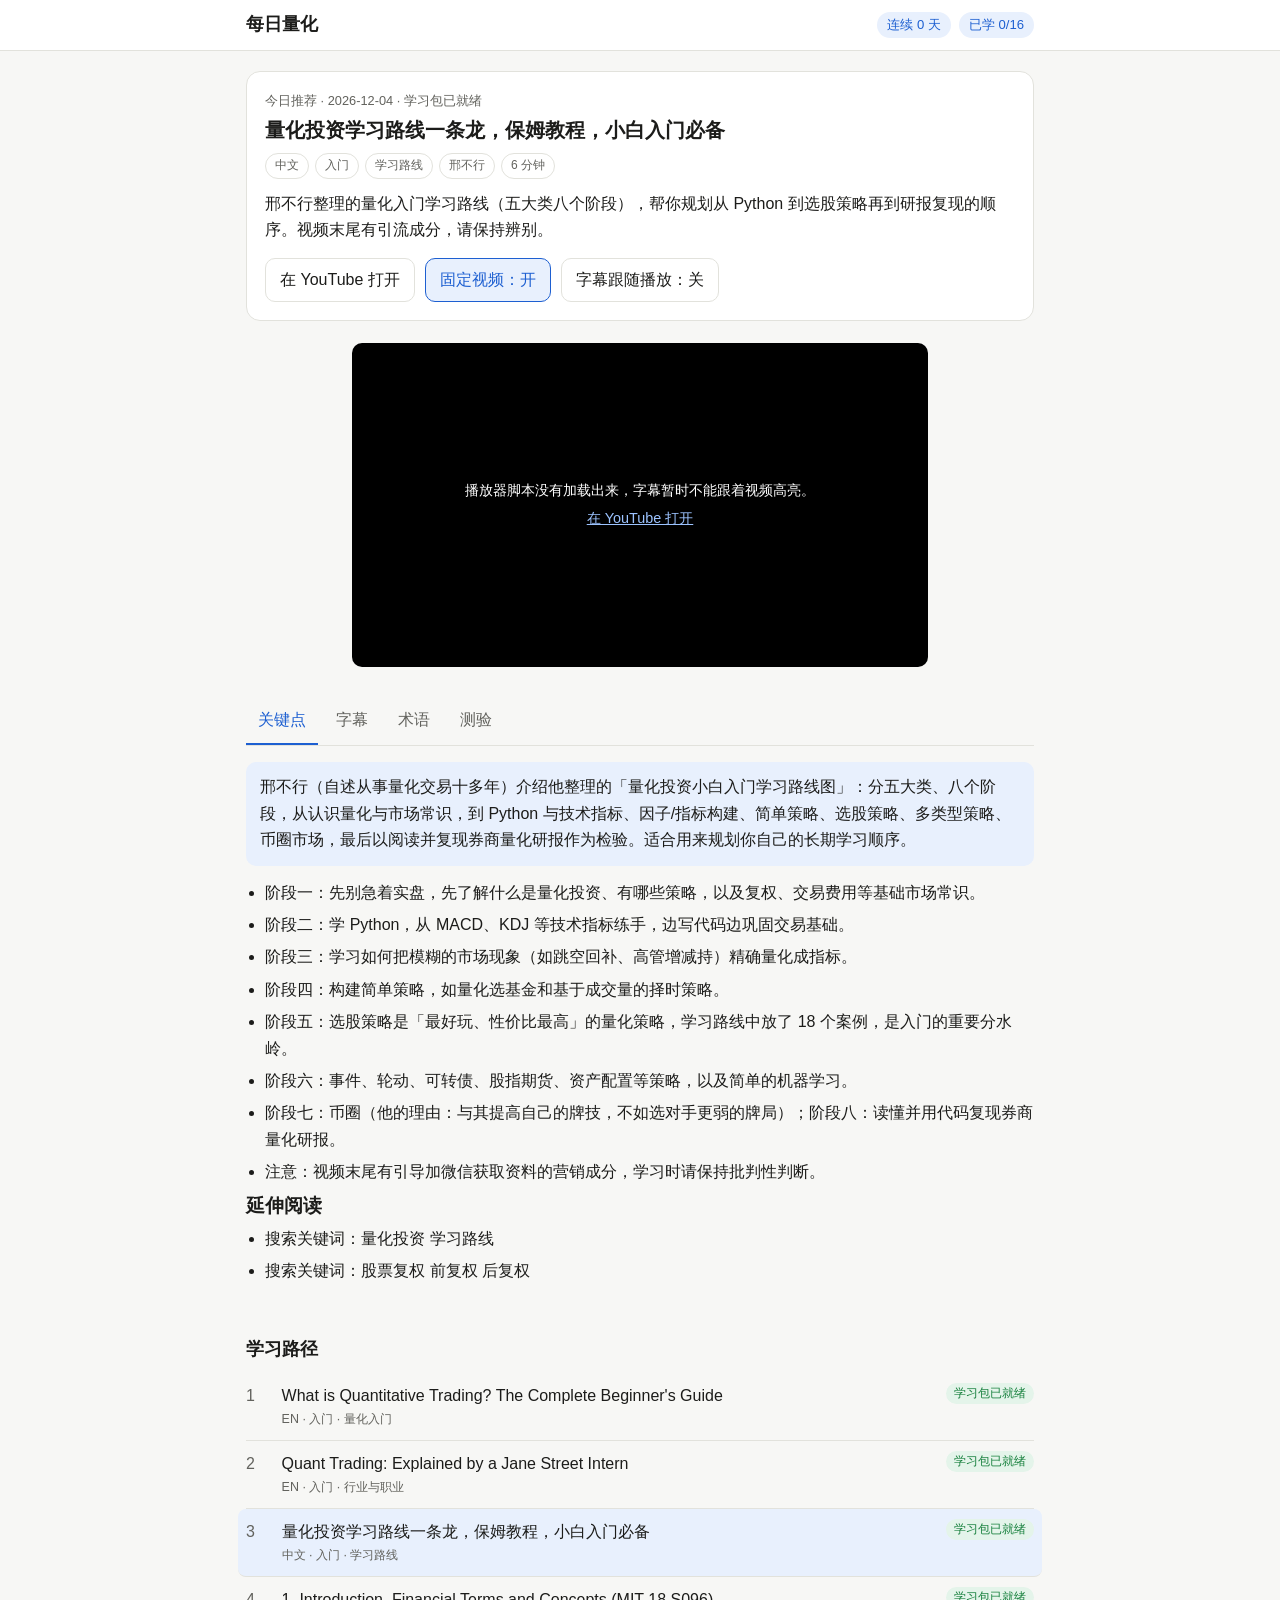
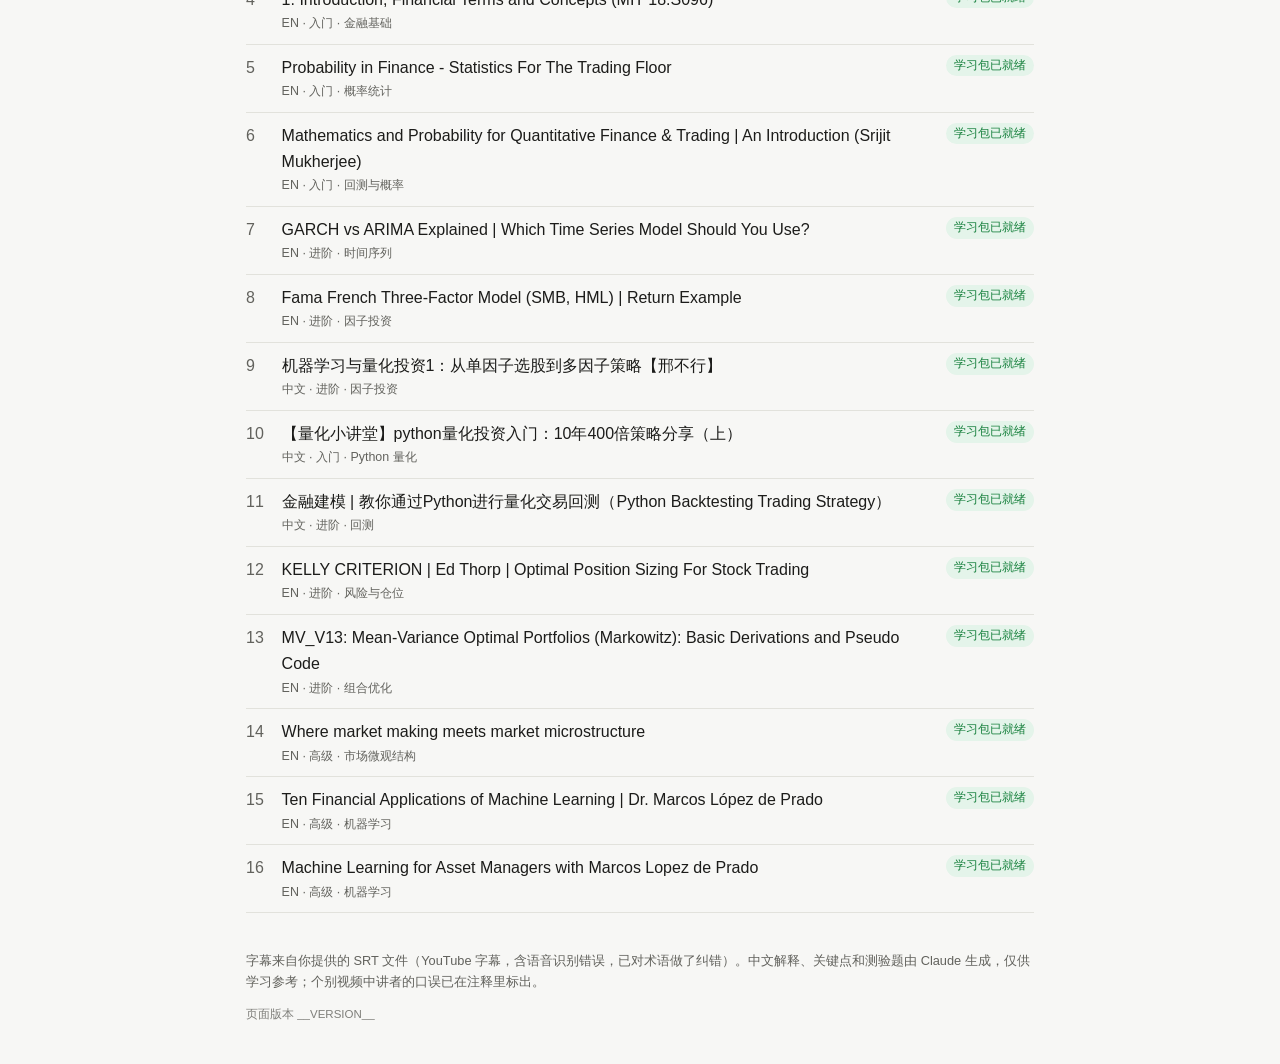
<file: site/index.html>
<!doctype html>
<html lang="zh-CN">
<head>
<meta charset="utf-8">
<meta name="viewport" content="width=device-width, initial-scale=1">
<title>每日量化 · YouTube 学习站</title>
<link rel="icon" href="data:image/svg+xml,%3Csvg xmlns='http://www.w3.org/2000/svg' viewBox='0 0 32 32'%3E%3Crect width='32' height='32' rx='7' fill='%231d5fd1'/%3E%3Cpath d='M6 22l7-8 5 5 8-10' fill='none' stroke='white' stroke-width='3' stroke-linecap='round' stroke-linejoin='round'/%3E%3C/svg%3E">
<link rel="stylesheet" href="style.css?v=__VERSION__">
</head>
<body>
<header class="top">
  <div class="wrap top-inner">
    <h1>每日量化</h1>
    <div class="stats" id="stats" aria-live="polite"></div>
  </div>
</header>

<main class="wrap">
  <section id="today" aria-label="今日视频"></section>
  <div id="player-holder"><div id="player-bar" class="player-bar" hidden><div class="player-inner"></div></div></div>
  <section id="lesson" aria-label="学习材料"></section>
  <section id="path" aria-label="学习路径">
    <h2>学习路径</h2>
    <ol id="path-list" class="path-list"></ol>
  </section>
</main>

<footer class="wrap foot">
  <p id="foot-note"></p>
  <p class="foot-ver">页面版本 __VERSION__</p>
</footer>

<script>window.APP_VERSION = "__VERSION__";</script>
<script src="app.js?v=__VERSION__"></script>
</body>
</html>
</file>
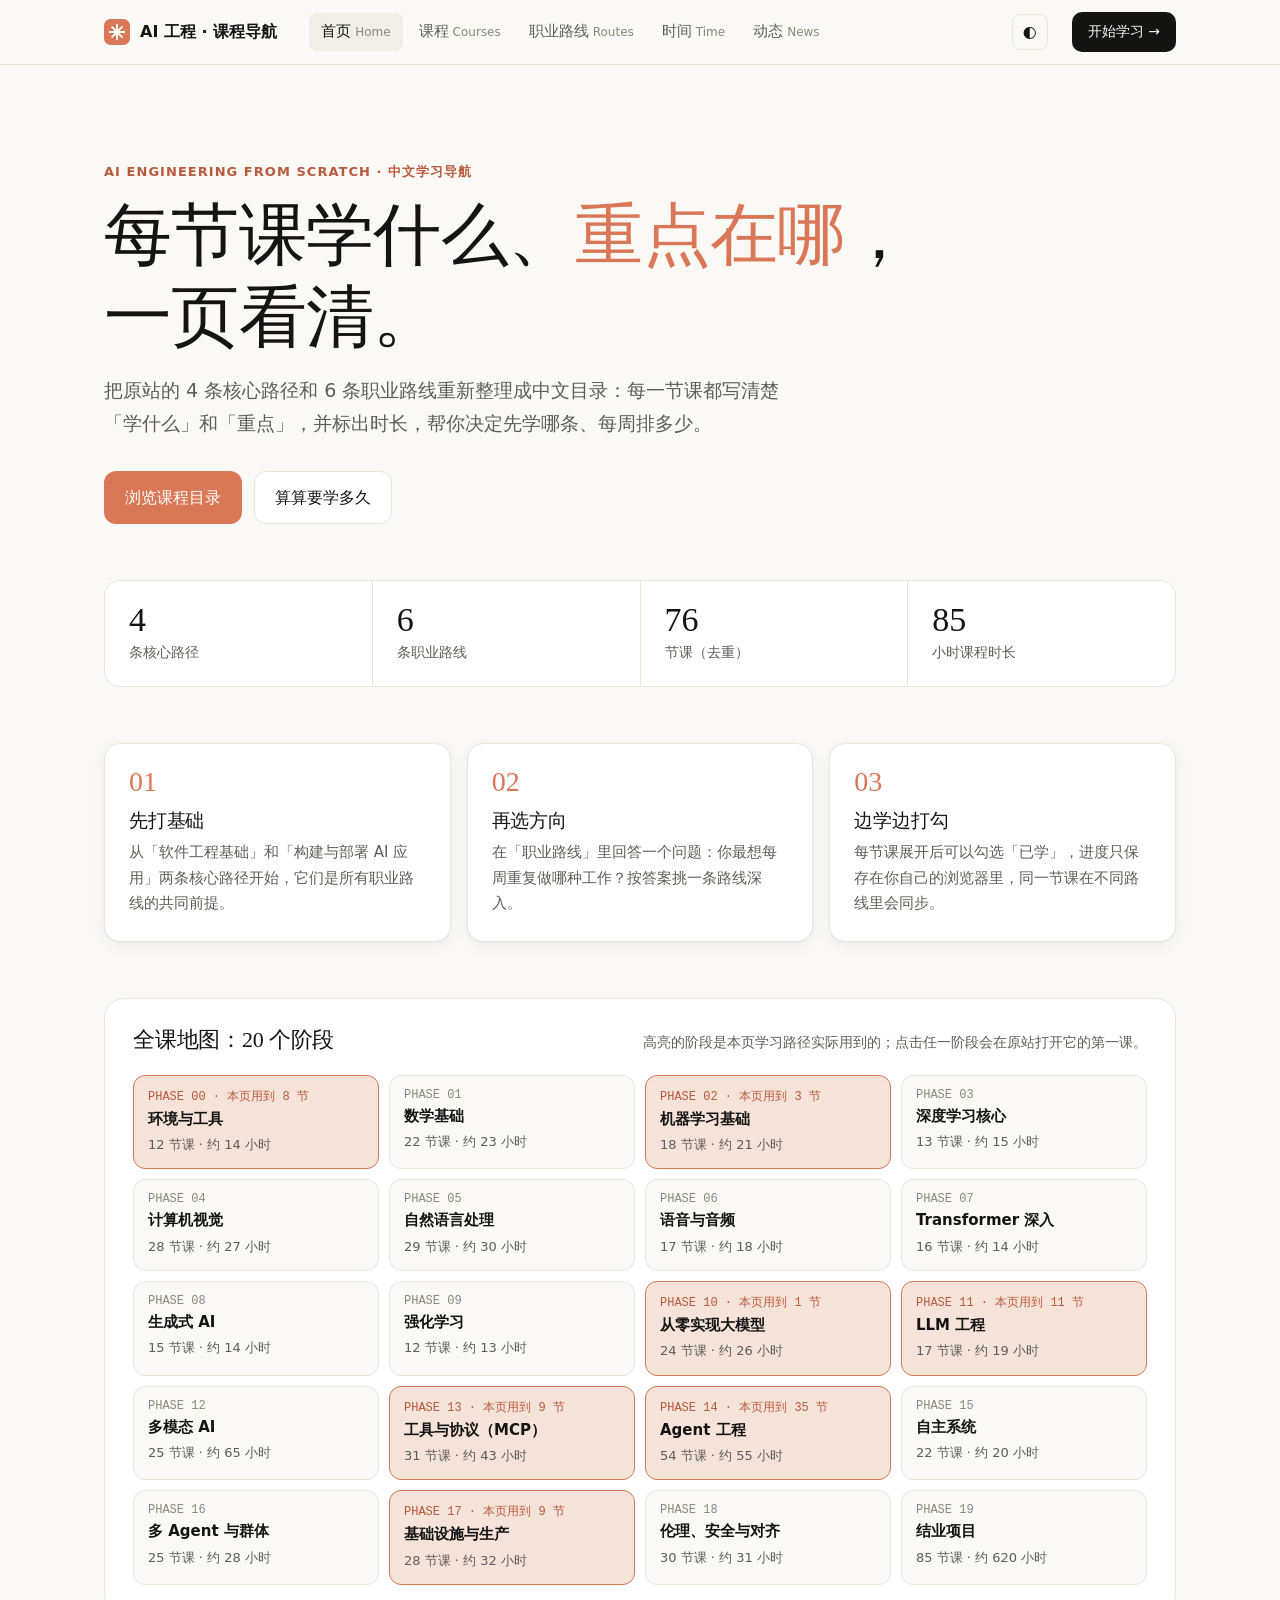
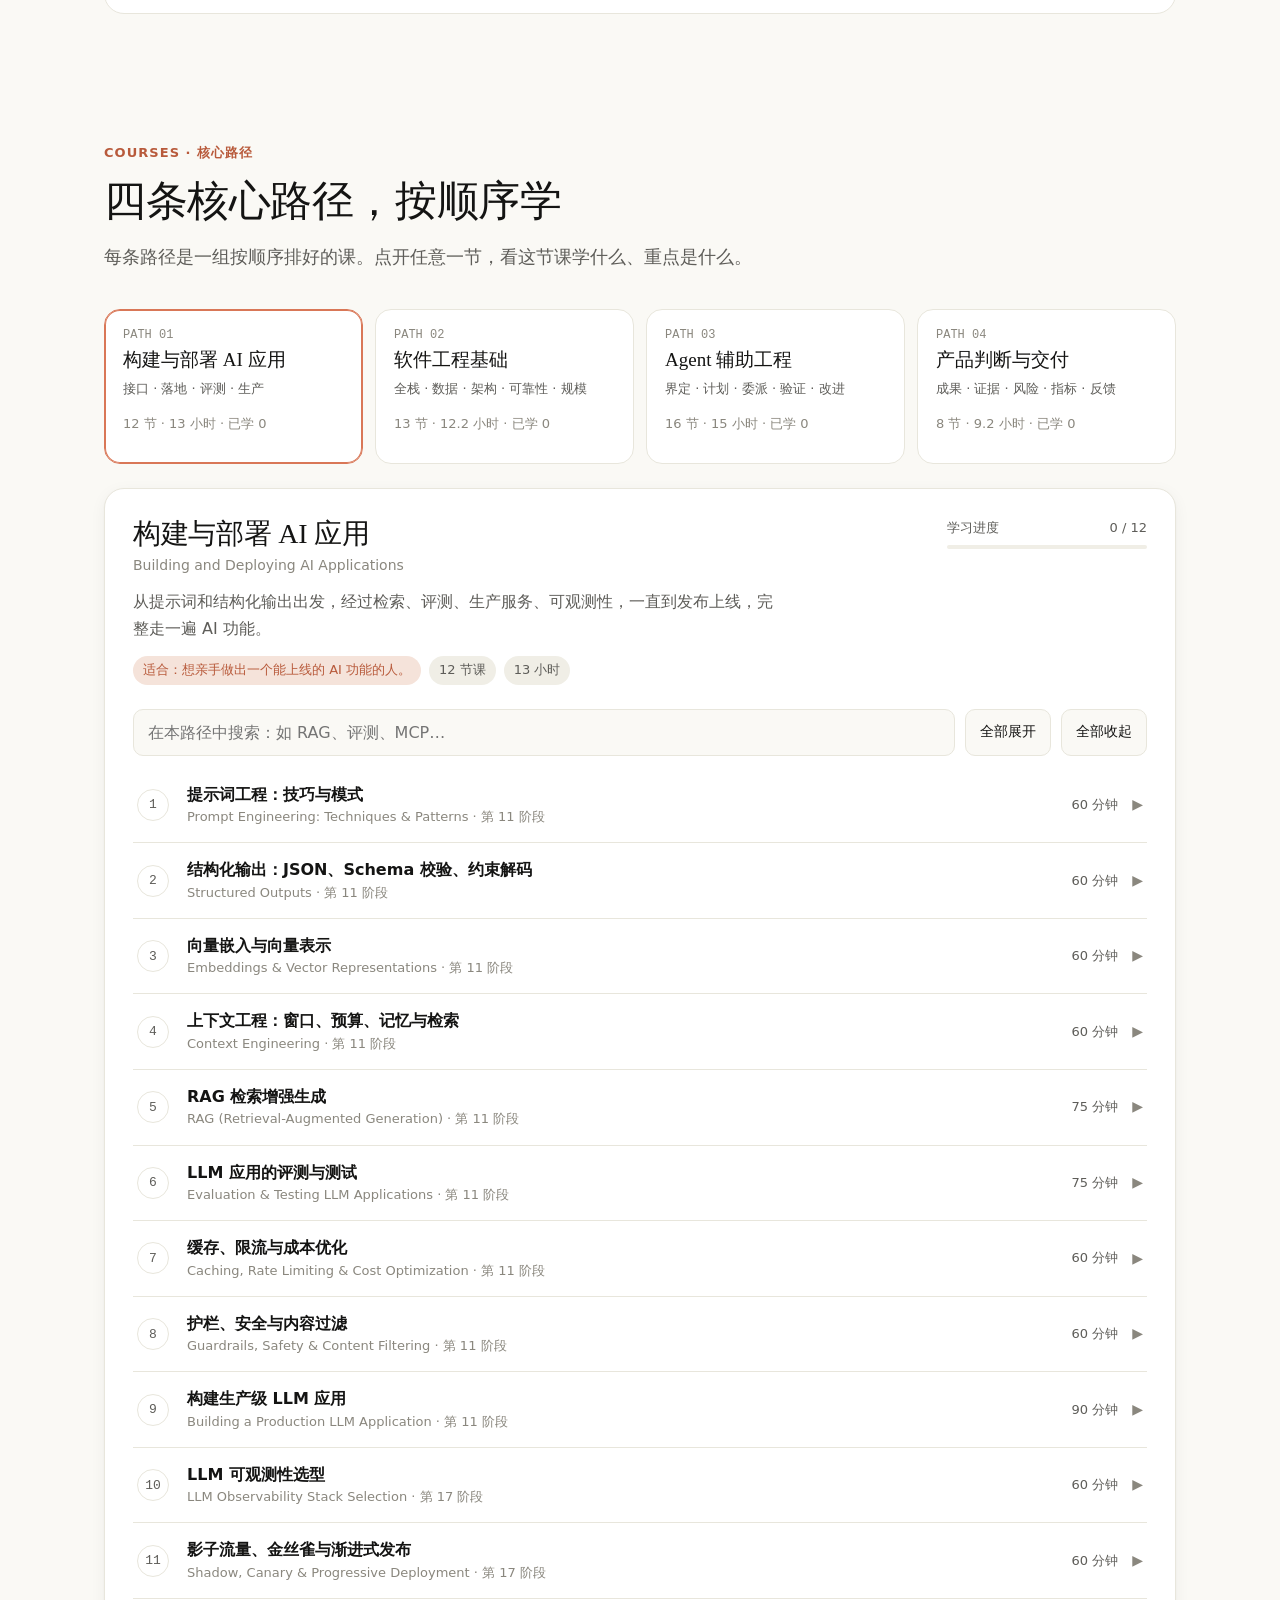
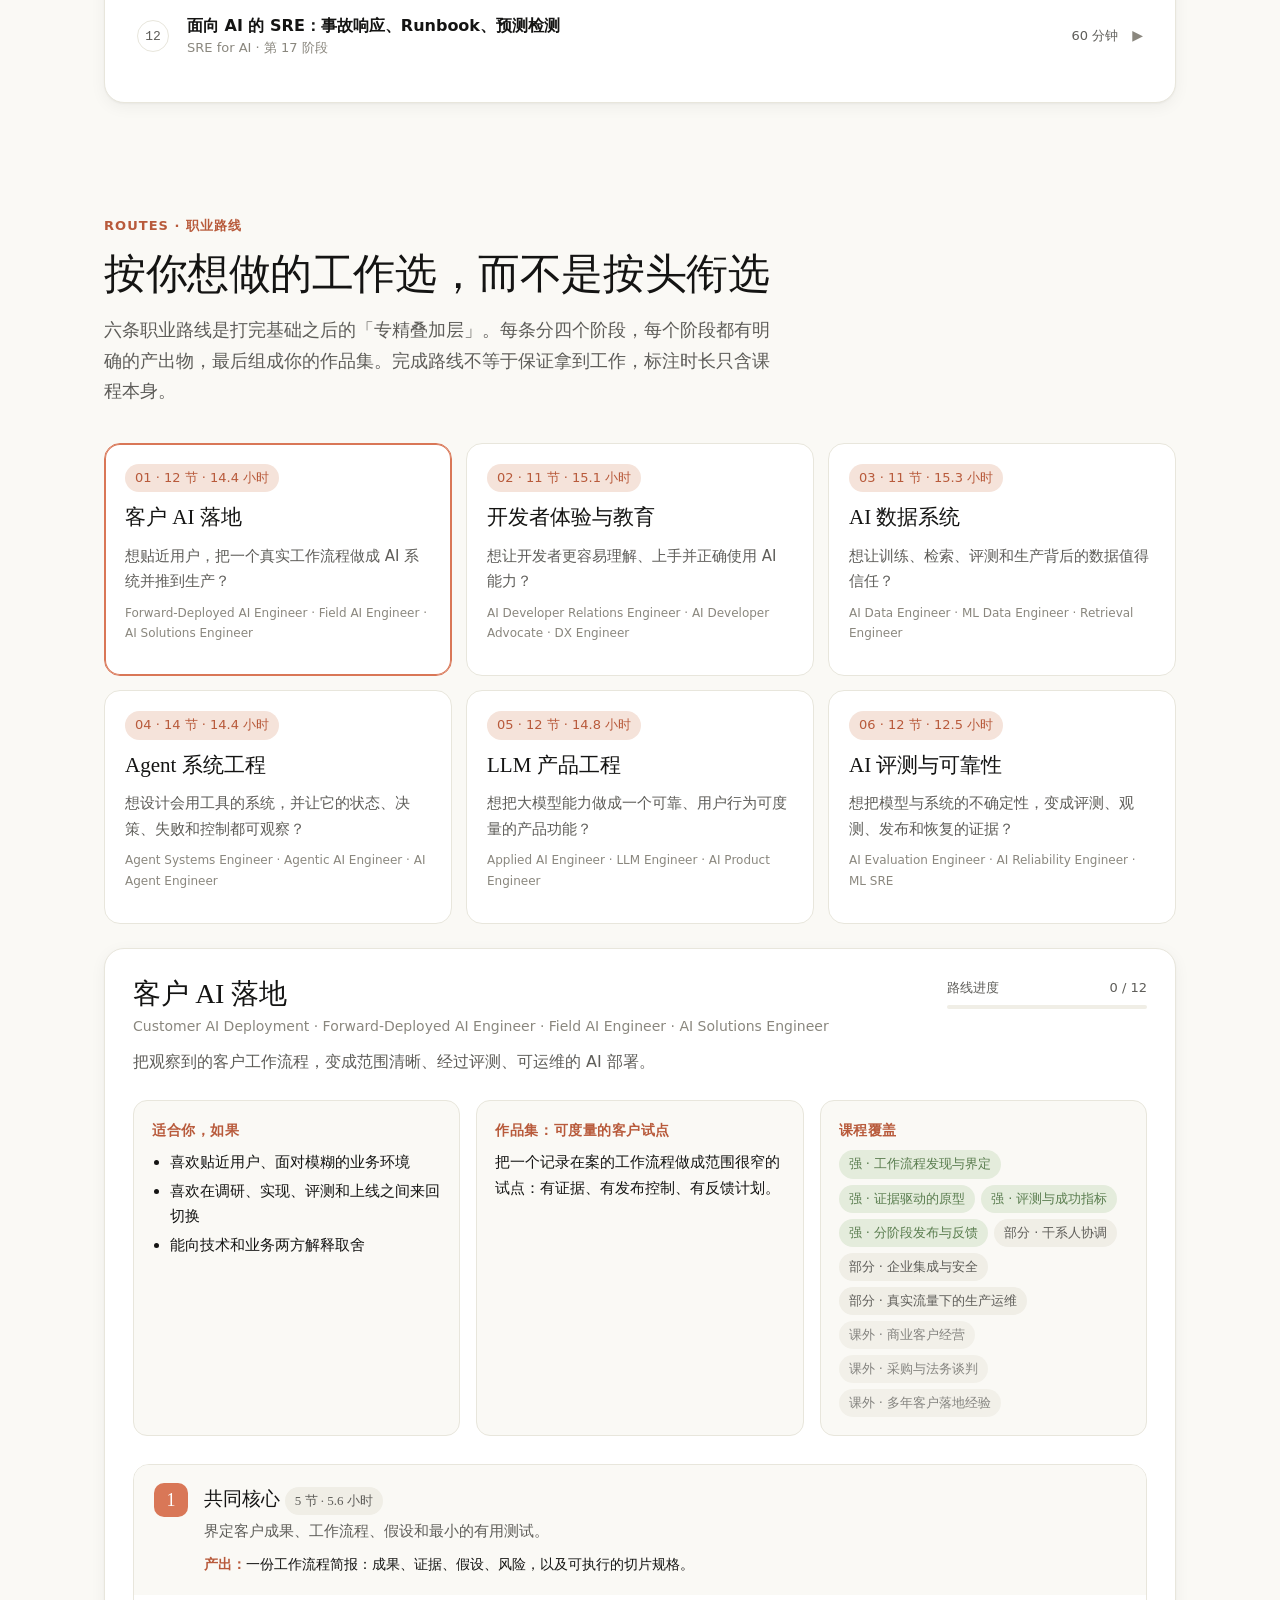
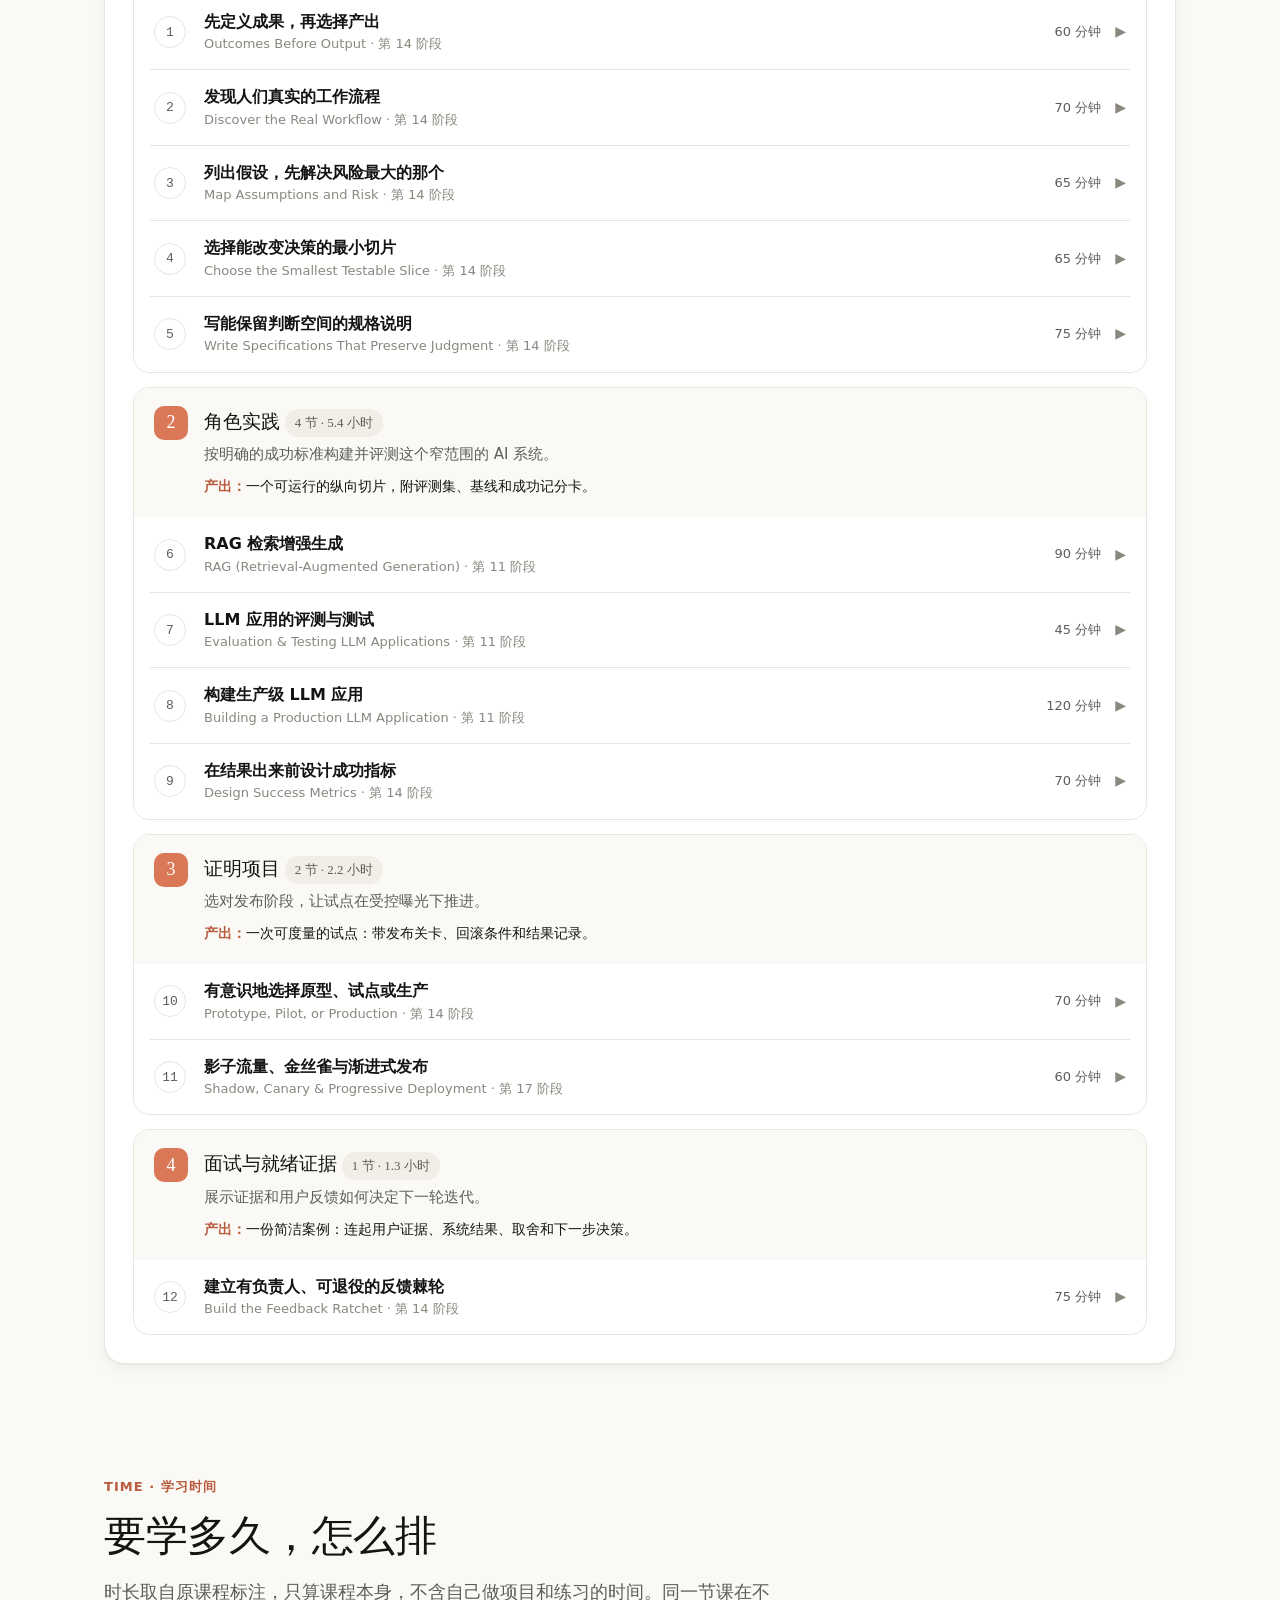
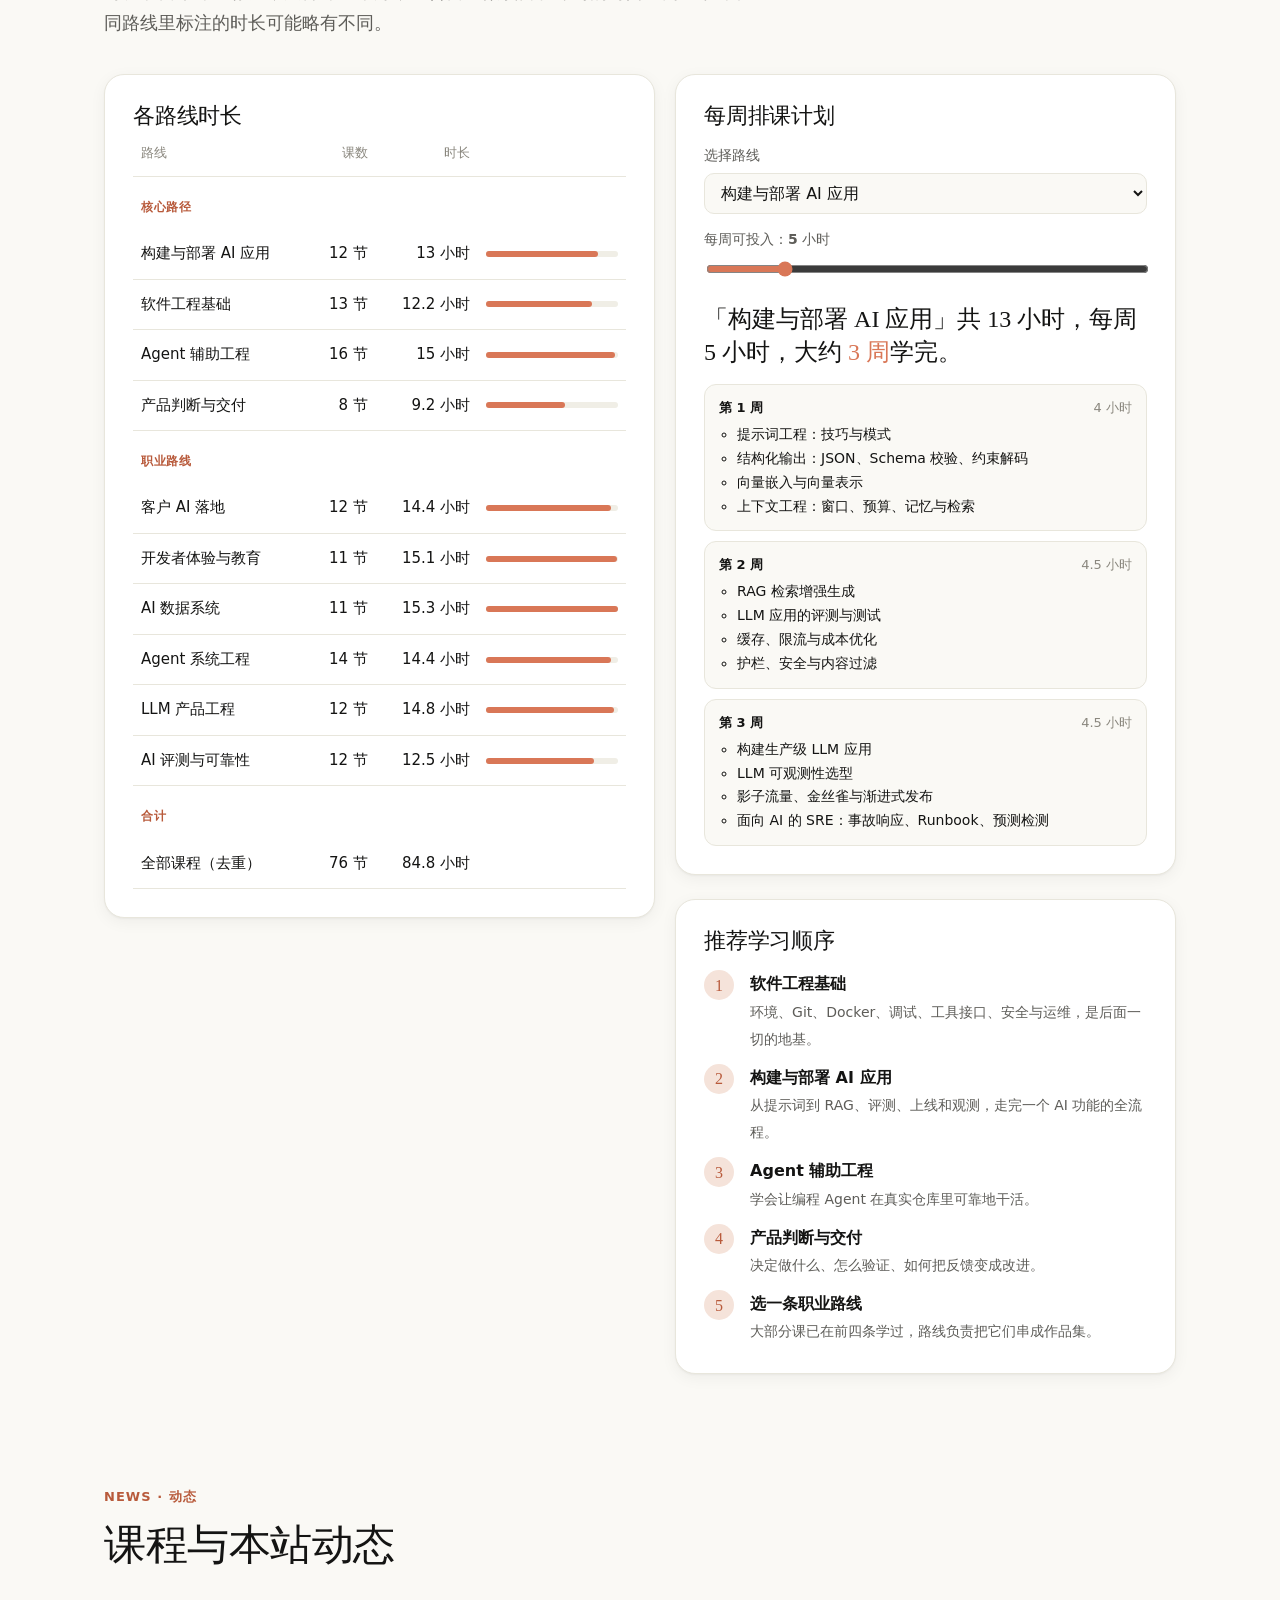
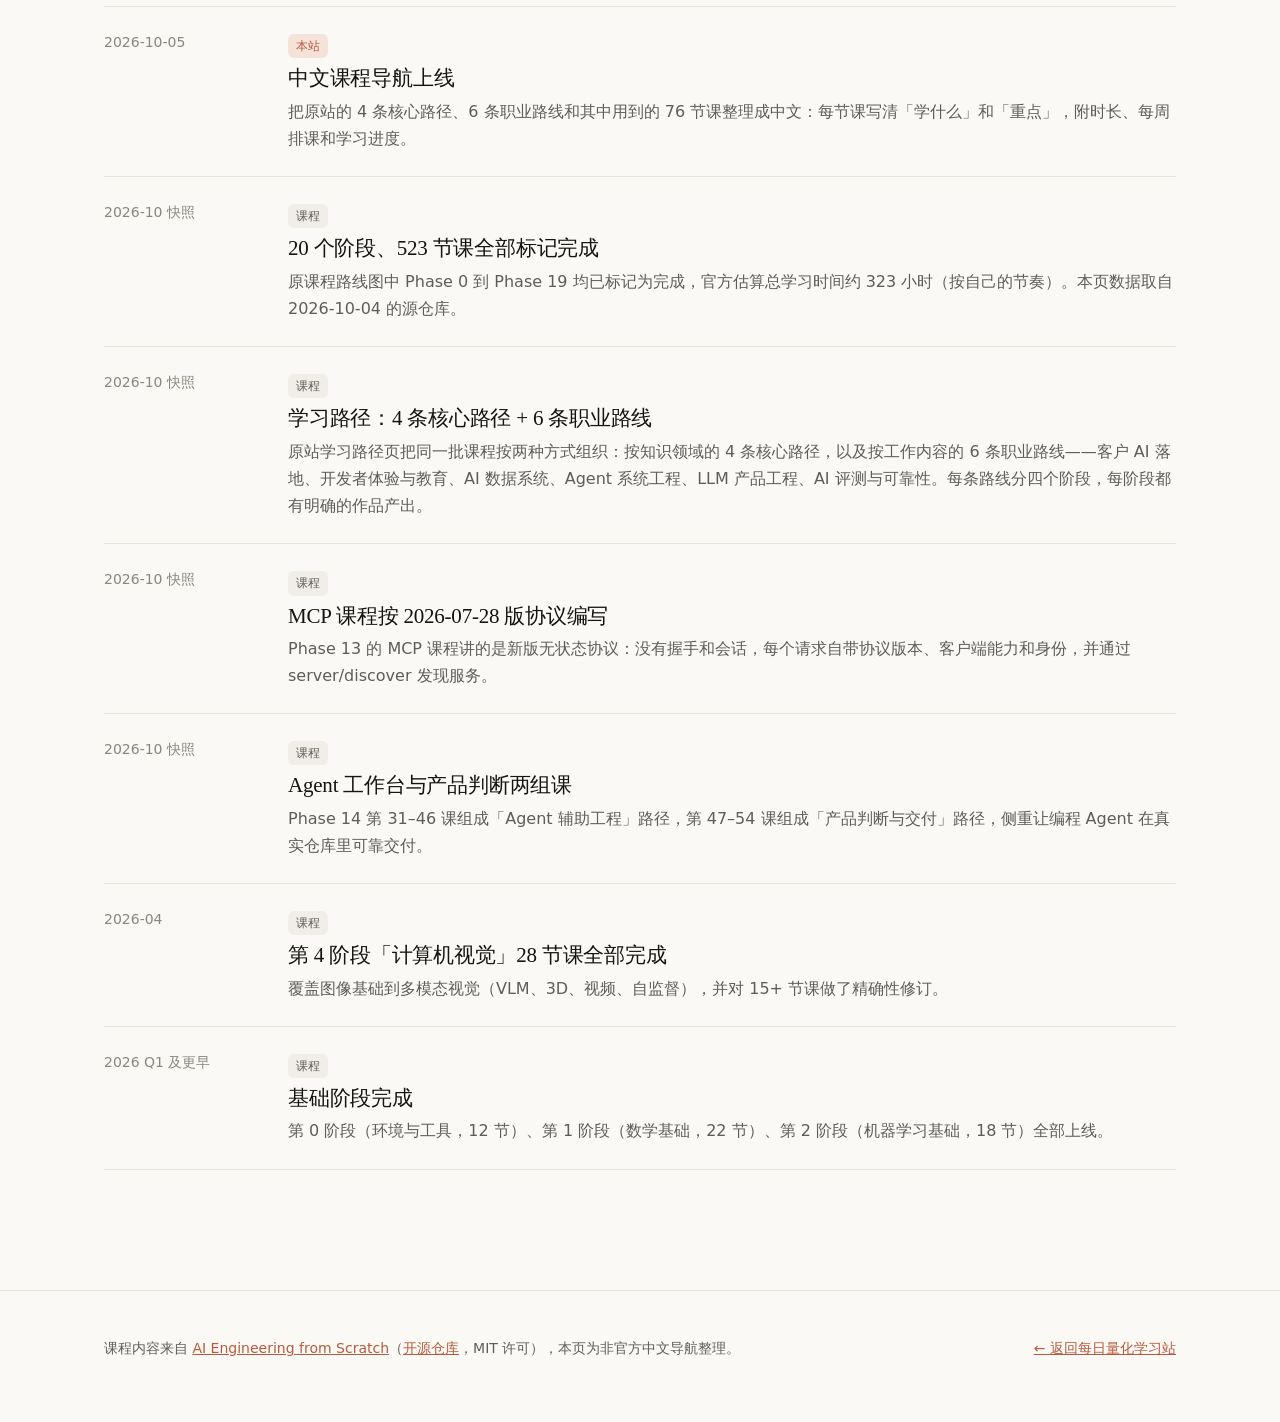
<file: site/ai-paths/index.html>
<!doctype html>
<html lang="zh-CN">
<head>
<meta charset="utf-8">
<meta name="viewport" content="width=device-width, initial-scale=1">
<title>AI 工程课程导航</title>
<meta name="description" content="AI Engineering from Scratch 学习路径的中文导航：每节课学什么、重点在哪里、要花多少时间。">
<link rel="icon" href="data:image/svg+xml,%3Csvg xmlns='http://www.w3.org/2000/svg' viewBox='0 0 32 32'%3E%3Crect width='32' height='32' rx='8' fill='%23d97757'/%3E%3Cpath d='M16 7v18M7 16h18M10 10l12 12M22 10L10 22' stroke='white' stroke-width='2.4' stroke-linecap='round'/%3E%3C/svg%3E">
<style>
:root {
  --bg: #faf9f5;
  --surface: #ffffff;
  --surface-2: #f0eee6;
  --text: #141413;
  --muted: #5e5d59;
  --faint: #8a877e;
  --line: #e8e6dc;
  --accent: #d97757;
  --accent-ink: #b85a3b;
  --accent-soft: #f5e3da;
  --ok: #5a7d4f;
  --ok-soft: #e4ecdc;
  --shadow: 0 1px 2px rgba(20,20,19,.04), 0 4px 16px rgba(20,20,19,.05);
  --serif: "Tiempos Headline", "Iowan Old Style", Georgia, "Songti SC", "Noto Serif SC", "Source Han Serif SC", "STSong", serif;
  --sans: -apple-system, BlinkMacSystemFont, "Segoe UI", "PingFang SC", "Hiragino Sans GB", "Microsoft YaHei", "Noto Sans SC", system-ui, sans-serif;
  --mono: ui-monospace, SFMono-Regular, Menlo, Consolas, monospace;
  color-scheme: light;
}
@media (prefers-color-scheme: dark) {
  :root:not([data-theme="light"]) {
    --bg: #262624; --surface: #30302e; --surface-2: #383835; --text: #f5f4ef; --muted: #b7b4ab;
    --faint: #8f8c84; --line: #44433f; --accent: #e08a6c; --accent-ink: #ef9f83; --accent-soft: #4a3329;
    --ok: #9cc28c; --ok-soft: #34402f; --shadow: none; color-scheme: dark;
  }
}
:root[data-theme="dark"] {
  --bg: #262624; --surface: #30302e; --surface-2: #383835; --text: #f5f4ef; --muted: #b7b4ab;
  --faint: #8f8c84; --line: #44433f; --accent: #e08a6c; --accent-ink: #ef9f83; --accent-soft: #4a3329;
  --ok: #9cc28c; --ok-soft: #34402f; --shadow: none; color-scheme: dark;
}
* { box-sizing: border-box; }
html { scroll-behavior: smooth; scroll-padding-top: 76px; }
body { margin: 0; background: var(--bg); color: var(--text); font: 16px/1.7 var(--sans); -webkit-font-smoothing: antialiased; }
a { color: inherit; }
button, input, select { font: inherit; color: inherit; }
.wrap { max-width: 1120px; margin: 0 auto; padding: 0 24px; }
@media (max-width: 640px) { .wrap { padding: 0 16px; } }

/* ---------- nav ---------- */
.nav { position: sticky; top: 0; z-index: 20; background: color-mix(in srgb, var(--bg) 88%, transparent); backdrop-filter: blur(10px); -webkit-backdrop-filter: blur(10px); border-bottom: 1px solid var(--line); }
.nav-inner { display: flex; align-items: center; gap: 24px; height: 64px; }
.brand { display: flex; align-items: center; gap: 10px; text-decoration: none; font-weight: 600; white-space: nowrap; }
.brand-mark { width: 26px; height: 26px; flex: none; }
.nav-links { display: flex; gap: 4px; margin: 0 auto 0 8px; overflow-x: auto; scrollbar-width: none; }
.nav-links::-webkit-scrollbar { display: none; }
.nav-links a { text-decoration: none; padding: 6px 12px; border-radius: 8px; color: var(--muted); font-size: 15px; white-space: nowrap; }
.nav-links a:hover, .nav-links a.on { color: var(--text); background: var(--surface-2); }
.nav-links a small { font-size: 12px; color: var(--faint); margin-left: 4px; }
.nav-cta { display: inline-flex; align-items: center; gap: 6px; text-decoration: none; background: var(--text); color: var(--bg); padding: 8px 16px; border-radius: 10px; font-size: 14px; font-weight: 500; white-space: nowrap; }
.nav-cta:hover { opacity: .88; }
.theme-btn { border: 1px solid var(--line); background: transparent; border-radius: 8px; width: 36px; height: 36px; cursor: pointer; display: grid; place-items: center; flex: none; }
@media (max-width: 820px) {
  .nav-inner { flex-wrap: wrap; height: auto; padding: 10px 0; gap: 8px 12px; }
  .nav-links { order: 3; width: 100%; margin: 0; }
  .nav-cta { margin-left: auto; }
  .nav-links a small { display: none; }
}

/* ---------- sections ---------- */
section { padding: 88px 0 24px; }
.eyebrow { font-size: 13px; letter-spacing: .08em; text-transform: uppercase; color: var(--accent-ink); font-weight: 600; margin: 0 0 12px; }
h1, h2, h3 { font-family: var(--serif); font-weight: 500; letter-spacing: -.01em; line-height: 1.2; margin: 0; }
h2 { font-size: clamp(30px, 4vw, 42px); }
h3 { font-size: 22px; }
.lede { color: var(--muted); font-size: 18px; max-width: 680px; margin: 16px 0 0; }
.sec-head { margin-bottom: 36px; }

/* ---------- hero ---------- */
.hero { padding: 96px 0 40px; }
.hero h1 { font-size: clamp(38px, 6.4vw, 68px); max-width: 860px; }
.hero h1 em { font-style: normal; color: var(--accent); }
.hero .lede { font-size: 19px; }
.hero-actions { display: flex; flex-wrap: wrap; gap: 12px; margin-top: 32px; }
.btn { display: inline-flex; align-items: center; gap: 8px; padding: 12px 20px; border-radius: 12px; text-decoration: none; font-weight: 500; border: 1px solid transparent; cursor: pointer; }
.btn-primary { background: var(--accent); color: #fff; }
.btn-primary:hover { background: var(--accent-ink); }
.btn-ghost { border-color: var(--line); background: var(--surface); }
.btn-ghost:hover { border-color: var(--faint); }
.stats { display: grid; grid-template-columns: repeat(4, 1fr); gap: 1px; background: var(--line); border: 1px solid var(--line); border-radius: 16px; overflow: hidden; margin-top: 56px; }
.stat { background: var(--surface); padding: 20px 24px; }
.stat b { display: block; font-family: var(--serif); font-size: 34px; font-weight: 500; line-height: 1.1; }
.stat span { color: var(--muted); font-size: 14px; }
@media (max-width: 640px) { .stats { grid-template-columns: repeat(2, 1fr); } .hero { padding-top: 56px; } }

.how { display: grid; grid-template-columns: repeat(3, 1fr); gap: 16px; margin-top: 56px; }
.how-card { background: var(--surface); border: 1px solid var(--line); border-radius: 16px; padding: 24px; box-shadow: var(--shadow); }
.how-card .num { font-family: var(--serif); color: var(--accent); font-size: 28px; line-height: 1; }
.how-card h3 { font-size: 19px; margin: 14px 0 8px; }
.how-card p { margin: 0; color: var(--muted); font-size: 15px; }
@media (max-width: 820px) { .how { grid-template-columns: 1fr; } }

.map { margin-top: 56px; background: var(--surface); border: 1px solid var(--line); border-radius: 20px; padding: 28px; }
.map-head { display: flex; justify-content: space-between; align-items: baseline; gap: 16px; flex-wrap: wrap; margin-bottom: 20px; }
.map-head p { margin: 0; color: var(--muted); font-size: 14px; }
.phases { display: grid; grid-template-columns: repeat(auto-fill, minmax(200px, 1fr)); gap: 10px; }
.phase { border: 1px solid var(--line); border-radius: 12px; padding: 12px 14px; background: var(--bg); }
.phase .pn { font: 12px var(--mono); color: var(--faint); }
.phase .pt { font-weight: 600; font-size: 15px; margin: 2px 0; }
.phase .pm { font-size: 13px; color: var(--muted); }
.phase.hot { border-color: var(--accent); background: var(--accent-soft); }
.phase.hot .pn { color: var(--accent-ink); }

/* ---------- path picker ---------- */
.picker { display: grid; grid-template-columns: repeat(4, 1fr); gap: 12px; }
.pick { text-align: left; background: var(--surface); border: 1px solid var(--line); border-radius: 16px; padding: 18px; cursor: pointer; transition: border-color .15s, transform .15s; display: flex; flex-direction: column; gap: 6px; }
.pick:hover { border-color: var(--faint); }
.pick[aria-selected="true"] { border-color: var(--accent); box-shadow: 0 0 0 1px var(--accent) inset; }
.pick .k { font: 12px var(--mono); color: var(--faint); }
.pick .t { font-family: var(--serif); font-size: 19px; line-height: 1.3; }
.pick .s { font-size: 13px; color: var(--muted); }
.pick .m { font-size: 13px; color: var(--faint); margin-top: auto; padding-top: 6px; }
.bar { height: 4px; background: var(--surface-2); border-radius: 4px; overflow: hidden; }
.bar i { display: block; height: 100%; background: var(--ok); border-radius: 4px; width: 0; transition: width .3s; }
@media (max-width: 900px) { .picker { grid-template-columns: repeat(2, 1fr); } }
@media (max-width: 480px) { .picker { grid-template-columns: 1fr; } }

.panel { margin-top: 24px; background: var(--surface); border: 1px solid var(--line); border-radius: 20px; padding: 28px; box-shadow: var(--shadow); }
@media (max-width: 640px) { .panel { padding: 18px; border-radius: 16px; } }
.panel-head { display: flex; justify-content: space-between; gap: 24px; flex-wrap: wrap; align-items: flex-start; }
.panel-head h3 { font-size: 28px; }
.panel-head .en { color: var(--faint); font-size: 14px; margin-top: 4px; }
.panel-head p { color: var(--muted); margin: 10px 0 0; max-width: 640px; }
.meta { display: flex; gap: 8px; flex-wrap: wrap; margin-top: 14px; }
.chip { display: inline-flex; align-items: center; gap: 4px; font-size: 13px; padding: 3px 10px; border-radius: 999px; background: var(--surface-2); color: var(--muted); white-space: nowrap; }
.chip.acc { background: var(--accent-soft); color: var(--accent-ink); }
.chip.ok { background: var(--ok-soft); color: var(--ok); }
.progress-box { min-width: 200px; }
.progress-box .lbl { font-size: 13px; color: var(--muted); margin-bottom: 6px; display: flex; justify-content: space-between; }
.tools { display: flex; gap: 10px; margin: 24px 0 12px; flex-wrap: wrap; }
.search { flex: 1; min-width: 200px; border: 1px solid var(--line); background: var(--bg); border-radius: 10px; padding: 9px 14px; }
.search:focus { outline: 2px solid var(--accent); outline-offset: -1px; }
.mini-btn { border: 1px solid var(--line); background: var(--bg); border-radius: 10px; padding: 8px 14px; cursor: pointer; font-size: 14px; }
.mini-btn:hover { border-color: var(--faint); }

/* ---------- lesson rows ---------- */
.lessons { list-style: none; margin: 0; padding: 0; }
.lesson { border-top: 1px solid var(--line); }
.lesson:first-child { border-top: 0; }
.lesson details > summary { list-style: none; display: grid; grid-template-columns: 36px 1fr auto auto; align-items: center; gap: 14px; padding: 16px 4px; cursor: pointer; }
.lesson details > summary::-webkit-details-marker { display: none; }
.lesson .idx { width: 32px; height: 32px; border-radius: 50%; border: 1px solid var(--line); display: grid; place-items: center; font: 13px var(--mono); color: var(--muted); }
.lesson.done .idx { background: var(--ok); border-color: var(--ok); color: #fff; }
.lesson .ttl { font-weight: 600; line-height: 1.4; }
.lesson .ttl small { display: block; font-weight: 400; color: var(--faint); font-size: 13px; margin-top: 2px; }
.lesson .min { font-size: 13px; color: var(--muted); white-space: nowrap; }
.lesson .caret { color: var(--faint); transition: transform .2s; font-size: 14px; }
.lesson details[open] .caret { transform: rotate(90deg); }
.lesson .body { padding: 0 4px 20px 54px; display: grid; grid-template-columns: 1fr 1fr; gap: 20px; }
.lesson .body h4 { margin: 0 0 6px; font-size: 13px; letter-spacing: .06em; color: var(--accent-ink); font-weight: 600; }
.lesson .body p { margin: 0; color: var(--text); }
.lesson .body ul { margin: 0; padding-left: 18px; }
.lesson .body li { margin: 3px 0; }
.lesson .body li::marker { color: var(--accent); }
.lesson .foot { grid-column: 1 / -1; display: flex; gap: 10px; flex-wrap: wrap; align-items: center; font-size: 14px; }
.lesson .foot a { color: var(--accent-ink); text-decoration: none; }
.lesson .foot a:hover { text-decoration: underline; }
.lesson .also { color: var(--faint); font-size: 13px; }
.check { display: inline-flex; align-items: center; gap: 6px; cursor: pointer; font-size: 14px; border: 1px solid var(--line); border-radius: 8px; padding: 4px 10px; background: var(--bg); }
.check input { accent-color: var(--ok); }
@media (max-width: 720px) {
  .lesson details > summary { grid-template-columns: 32px 1fr auto; gap: 10px; }
  .lesson .caret { display: none; }
  .lesson .body { grid-template-columns: 1fr; padding-left: 0; }
}
.empty { color: var(--muted); padding: 24px 4px; }

/* ---------- routes ---------- */
.routes { display: grid; grid-template-columns: repeat(3, 1fr); gap: 14px; }
.route { text-align: left; background: var(--surface); border: 1px solid var(--line); border-radius: 16px; padding: 20px; cursor: pointer; display: flex; flex-direction: column; gap: 8px; }
.route:hover { border-color: var(--faint); }
.route[aria-selected="true"] { border-color: var(--accent); box-shadow: 0 0 0 1px var(--accent) inset; }
.route .q { font-size: 15px; color: var(--muted); }
.route .t { font-family: var(--serif); font-size: 21px; }
.route .jobs { font-size: 12px; color: var(--faint); }
@media (max-width: 900px) { .routes { grid-template-columns: repeat(2, 1fr); } }
@media (max-width: 560px) { .routes { grid-template-columns: 1fr; } }
.cols { display: grid; grid-template-columns: repeat(3, 1fr); gap: 16px; margin-top: 24px; }
.box { background: var(--bg); border: 1px solid var(--line); border-radius: 14px; padding: 18px; }
.box h4 { margin: 0 0 8px; font-size: 14px; color: var(--accent-ink); letter-spacing: .04em; }
.box ul { margin: 0; padding-left: 18px; font-size: 15px; }
.box li { margin: 3px 0; }
.box p { margin: 0; font-size: 15px; }
@media (max-width: 820px) { .cols { grid-template-columns: 1fr; } }
.stages { margin-top: 28px; display: grid; gap: 14px; }
.stage { border: 1px solid var(--line); border-radius: 16px; overflow: hidden; }
.stage-head { display: grid; grid-template-columns: auto 1fr; gap: 16px; padding: 18px 20px; background: var(--bg); }
.stage-n { width: 34px; height: 34px; border-radius: 10px; background: var(--accent); color: #fff; display: grid; place-items: center; font-family: var(--serif); font-size: 18px; }
.stage-head h4 { margin: 0; font-family: var(--serif); font-weight: 500; font-size: 19px; }
.stage-head p { margin: 4px 0 0; color: var(--muted); font-size: 15px; }
.stage-head .out { margin-top: 8px; font-size: 14px; }
.stage-head .out b { color: var(--accent-ink); font-weight: 600; }
.stage .lessons { padding: 0 16px; }
.cover { display: flex; gap: 6px; flex-wrap: wrap; }

/* ---------- time ---------- */
.time-grid { display: grid; grid-template-columns: 1.1fr 1fr; gap: 20px; align-items: start; }
@media (max-width: 900px) { .time-grid { grid-template-columns: 1fr; } }
.tbl { width: 100%; border-collapse: collapse; font-size: 15px; }
.tbl th, .tbl td { text-align: left; padding: 12px 8px; border-bottom: 1px solid var(--line); vertical-align: middle; }
.tbl th { font-size: 13px; color: var(--faint); font-weight: 500; }
.tbl td.n { white-space: nowrap; text-align: right; font-variant-numeric: tabular-nums; }
.tbl th.n { text-align: right; }
.tbl .hbar { height: 6px; background: var(--surface-2); border-radius: 6px; min-width: 60px; }
.tbl .hbar i { display: block; height: 100%; background: var(--accent); border-radius: 6px; }
.tbl tr.grp td { font-size: 12px; color: var(--accent-ink); letter-spacing: .06em; font-weight: 600; padding-top: 20px; border-bottom: 0; }
.planner label { display: block; font-size: 14px; color: var(--muted); margin: 14px 0 6px; }
.planner select, .planner input[type=range] { width: 100%; }
.planner select { border: 1px solid var(--line); background: var(--bg); border-radius: 10px; padding: 9px 12px; }
.planner input[type=range] { accent-color: var(--accent); }
.result { margin: 18px 0 8px; font-family: var(--serif); font-size: 24px; line-height: 1.35; }
.result b { color: var(--accent); font-weight: 500; }
.weeks { list-style: none; margin: 16px 0 0; padding: 0; display: grid; gap: 10px; }
.week { border: 1px solid var(--line); border-radius: 12px; padding: 12px 14px; background: var(--bg); }
.week .wh { display: flex; justify-content: space-between; font-size: 13px; color: var(--faint); margin-bottom: 4px; }
.week .wh b { color: var(--text); font-weight: 600; }
.week ul { margin: 0; padding-left: 18px; font-size: 14px; }
.order { counter-reset: o; list-style: none; padding: 0; margin: 0; display: grid; gap: 12px; }
.order li { counter-increment: o; display: grid; grid-template-columns: 34px 1fr; gap: 12px; align-items: start; }
.order li::before { content: counter(o); width: 30px; height: 30px; border-radius: 50%; background: var(--accent-soft); color: var(--accent-ink); display: grid; place-items: center; font-family: var(--serif); }
.order b { display: block; }
.order span { color: var(--muted); font-size: 14px; }

/* ---------- news ---------- */
.news { display: grid; gap: 0; border-top: 1px solid var(--line); }
.news-item { display: grid; grid-template-columns: 160px 1fr; gap: 24px; padding: 24px 0; border-bottom: 1px solid var(--line); }
.news-item time { color: var(--faint); font-size: 14px; font-variant-numeric: tabular-nums; }
.news-item .tag { display: inline-block; font-size: 12px; padding: 2px 8px; border-radius: 6px; background: var(--surface-2); color: var(--muted); margin-bottom: 8px; }
.news-item .tag.site { background: var(--accent-soft); color: var(--accent-ink); }
.news-item h3 { font-size: 21px; margin-bottom: 6px; }
.news-item p { margin: 0; color: var(--muted); }
@media (max-width: 640px) { .news-item { grid-template-columns: 1fr; gap: 6px; } }

footer { margin-top: 96px; border-top: 1px solid var(--line); padding: 32px 0 48px; color: var(--muted); font-size: 14px; }
footer .wrap { display: flex; justify-content: space-between; gap: 24px; flex-wrap: wrap; }
footer a { color: var(--accent-ink); }
.sr { position: absolute; width: 1px; height: 1px; overflow: hidden; clip: rect(0 0 0 0); }
</style>
</head>
<body>

<nav class="nav" aria-label="主导航">
  <div class="wrap nav-inner">
    <a class="brand" href="#home">
      <svg class="brand-mark" viewBox="0 0 32 32" aria-hidden="true"><rect width="32" height="32" rx="8" fill="var(--accent)"/><path d="M16 7v18M7 16h18M10 10l12 12M22 10L10 22" stroke="#fff" stroke-width="2.4" stroke-linecap="round"/></svg>
      AI 工程 · 课程导航
    </a>
    <div class="nav-links" id="navLinks">
      <a href="#home">首页<small>Home</small></a>
      <a href="#courses">课程<small>Courses</small></a>
      <a href="#routes">职业路线<small>Routes</small></a>
      <a href="#time">时间<small>Time</small></a>
      <a href="#news">动态<small>News</small></a>
    </div>
    <button class="theme-btn" id="themeBtn" type="button" aria-label="切换深浅色">◐</button>
    <a class="nav-cta" href="#courses">开始学习 →</a>
  </div>
</nav>

<main>
  <!-- ============ HOME ============ -->
  <section id="home" class="hero">
    <div class="wrap">
      <p class="eyebrow">AI Engineering from Scratch · 中文学习导航</p>
      <h1>每节课学什么、<em>重点在哪</em>，一页看清。</h1>
      <p class="lede">把原站的 4 条核心路径和 6 条职业路线重新整理成中文目录：每一节课都写清楚「学什么」和「重点」，并标出时长，帮你决定先学哪条、每周排多少。</p>
      <div class="hero-actions">
        <a class="btn btn-primary" href="#courses">浏览课程目录</a>
        <a class="btn btn-ghost" href="#time">算算要学多久</a>
      </div>
      <div class="stats" id="stats"></div>

      <div class="how">
        <div class="how-card"><div class="num">01</div><h3>先打基础</h3><p>从「软件工程基础」和「构建与部署 AI 应用」两条核心路径开始，它们是所有职业路线的共同前提。</p></div>
        <div class="how-card"><div class="num">02</div><h3>再选方向</h3><p>在「职业路线」里回答一个问题：你最想每周重复做哪种工作？按答案挑一条路线深入。</p></div>
        <div class="how-card"><div class="num">03</div><h3>边学边打勾</h3><p>每节课展开后可以勾选「已学」，进度只保存在你自己的浏览器里，同一节课在不同路线里会同步。</p></div>
      </div>

      <div class="map">
        <div class="map-head">
          <h3>全课地图：20 个阶段</h3>
          <p>高亮的阶段是本页学习路径实际用到的；点击任一阶段会在原站打开它的第一课。</p>
        </div>
        <div class="phases" id="phases"></div>
      </div>
    </div>
  </section>

  <!-- ============ COURSES ============ -->
  <section id="courses">
    <div class="wrap">
      <div class="sec-head">
        <p class="eyebrow">Courses · 核心路径</p>
        <h2>四条核心路径，按顺序学</h2>
        <p class="lede">每条路径是一组按顺序排好的课。点开任意一节，看这节课学什么、重点是什么。</p>
      </div>
      <div class="picker" id="picker" role="tablist" aria-label="核心路径"></div>
      <div class="panel" id="pathPanel"></div>
    </div>
  </section>

  <!-- ============ ROUTES ============ -->
  <section id="routes">
    <div class="wrap">
      <div class="sec-head">
        <p class="eyebrow">Routes · 职业路线</p>
        <h2>按你想做的工作选，而不是按头衔选</h2>
        <p class="lede">六条职业路线是打完基础之后的「专精叠加层」。每条分四个阶段，每个阶段都有明确的产出物，最后组成你的作品集。完成路线不等于保证拿到工作，标注时长只含课程本身。</p>
      </div>
      <div class="routes" id="routeCards" role="tablist" aria-label="职业路线"></div>
      <div class="panel" id="routePanel"></div>
    </div>
  </section>

  <!-- ============ TIME ============ -->
  <section id="time">
    <div class="wrap">
      <div class="sec-head">
        <p class="eyebrow">Time · 学习时间</p>
        <h2>要学多久，怎么排</h2>
        <p class="lede">时长取自原课程标注，只算课程本身，不含自己做项目和练习的时间。同一节课在不同路线里标注的时长可能略有不同。</p>
      </div>
      <div class="time-grid">
        <div class="panel" style="margin-top:0">
          <h3>各路线时长</h3>
          <table class="tbl" id="timeTable"></table>
        </div>
        <div>
          <div class="panel planner" style="margin-top:0">
            <h3>每周排课计划</h3>
            <label for="planPath">选择路线</label>
            <select id="planPath"></select>
            <label for="planHours">每周可投入：<b id="planHoursVal"></b> 小时</label>
            <input type="range" id="planHours" min="2" max="20" step="1" value="5">
            <p class="result" id="planResult"></p>
            <ul class="weeks" id="planWeeks"></ul>
          </div>
          <div class="panel">
            <h3>推荐学习顺序</h3>
            <ol class="order" style="margin-top:16px">
              <li><div><b>软件工程基础</b><span>环境、Git、Docker、调试、工具接口、安全与运维，是后面一切的地基。</span></div></li>
              <li><div><b>构建与部署 AI 应用</b><span>从提示词到 RAG、评测、上线和观测，走完一个 AI 功能的全流程。</span></div></li>
              <li><div><b>Agent 辅助工程</b><span>学会让编程 Agent 在真实仓库里可靠地干活。</span></div></li>
              <li><div><b>产品判断与交付</b><span>决定做什么、怎么验证、如何把反馈变成改进。</span></div></li>
              <li><div><b>选一条职业路线</b><span>大部分课已在前四条学过，路线负责把它们串成作品集。</span></div></li>
            </ol>
          </div>
        </div>
      </div>
    </div>
  </section>

  <!-- ============ NEWS ============ -->
  <section id="news">
    <div class="wrap">
      <div class="sec-head">
        <p class="eyebrow">News · 动态</p>
        <h2>课程与本站动态</h2>
      </div>
      <div class="news" id="newsList"></div>
    </div>
  </section>
</main>

<footer>
  <div class="wrap">
    <p>课程内容来自 <a href="https://aiengineeringfromscratch.com/" target="_blank" rel="noopener">AI Engineering from Scratch</a>（<a href="https://github.com/rohitg00/ai-engineering-from-scratch" target="_blank" rel="noopener">开源仓库</a>，MIT 许可），本页为非官方中文导航整理。</p>
    <p><a href="../">← 返回每日量化学习站</a></p>
  </div>
</footer>

<script>
(function () {
'use strict';

var SITE = 'https://aiengineeringfromscratch.com/';
function lessonUrl(p) { return SITE + 'lesson?path=' + encodeURIComponent(p); }

/* ---------- 20 phases: [num, name, lessons, hours, slug, first lesson] (counts and hours from the source ROADMAP) ---------- */
var PHASES = [
  ['00', '环境与工具', 12, 14, 'setup-and-tooling', '01-dev-environment'],
  ['01', '数学基础', 22, 23, 'math-foundations', '01-linear-algebra-intuition'],
  ['02', '机器学习基础', 18, 21, 'ml-fundamentals', '01-what-is-machine-learning'],
  ['03', '深度学习核心', 13, 15, 'deep-learning-core', '01-the-perceptron'],
  ['04', '计算机视觉', 28, 27, 'computer-vision', '01-image-fundamentals'],
  ['05', '自然语言处理', 29, 30, 'nlp-foundations-to-advanced', '01-text-processing'],
  ['06', '语音与音频', 17, 18, 'speech-and-audio', '01-audio-fundamentals'],
  ['07', 'Transformer 深入', 16, 14, 'transformers-deep-dive', '01-why-transformers'],
  ['08', '生成式 AI', 15, 14, 'generative-ai', '01-generative-models-taxonomy-history'],
  ['09', '强化学习', 12, 13, 'reinforcement-learning', '01-mdps-states-actions-rewards'],
  ['10', '从零实现大模型', 24, 26, 'llms-from-scratch', '01-tokenizers'],
  ['11', 'LLM 工程', 17, 19, 'llm-engineering', '01-prompt-engineering'],
  ['12', '多模态 AI', 25, 65, 'multimodal-ai', '01-vision-transformer-patch-tokens'],
  ['13', '工具与协议（MCP）', 31, 43, 'tools-and-protocols', '01-the-tool-interface'],
  ['14', 'Agent 工程', 54, 55, 'agent-engineering', '01-the-agent-loop'],
  ['15', '自主系统', 22, 20, 'autonomous-systems', '01-long-horizon-agents'],
  ['16', '多 Agent 与群体', 25, 28, 'multi-agent-and-swarms', '01-why-multi-agent'],
  ['17', '基础设施与生产', 28, 32, 'infrastructure-and-production', '01-managed-llm-platforms'],
  ['18', '伦理、安全与对齐', 30, 31, 'ethics-safety-alignment', '01-instruction-following-alignment-signal'],
  ['19', '结业项目', 85, 620, 'capstone-projects', '01-terminal-native-coding-agent']
];

/* ---------- lessons: [中文标题, 英文标题, 学什么, [重点...]] ---------- */
var L = {
'phases/00-setup-and-tooling/01-dev-environment': ['开发环境', 'Dev Environment', '一次性把 Python、Node、Rust 和 GPU 环境配好、配对。', ['安装 Python 3.11+、Node.js 20+、Rust 工具链', '用虚拟环境 + 包管理器实现可复现构建', '用 CUDA / MPS 验证 GPU，跑一次张量运算', '理解四层结构：系统 / 包 / 运行时 / AI 库']],
'phases/00-setup-and-tooling/02-git-and-collaboration': ['Git 与协作', 'Git & Collaboration', '用 Git 跟踪每一次实验、每个模型和每节课的代码。', ['add / commit / push 日常流程', '用分支隔离实验，不弄坏 main', '用 .gitignore 排除模型权重和大文件', '用 git log 读懂项目演进']],
'phases/00-setup-and-tooling/04-apis-and-keys': ['API 与密钥', 'APIs & Keys', '掌握所有 AI API 共通的「请求—响应」模式，并安全地管理密钥。', ['用环境变量和 .env 保存密钥，绝不写进代码', '分别用 Anthropic Python SDK 和原始 HTTP 调用模型', '对比 SDK 与原始请求格式，方便调试', '处理认证失败、限流等常见错误']],
'phases/00-setup-and-tooling/06-python-environments': ['Python 环境', 'Python Environments', '用虚拟环境和锁文件告别依赖地狱。', ['用 uv / venv / conda 创建隔离环境', 'pyproject.toml + 可选依赖组 + lockfile', '排查全局安装、pip 与 conda 混用、CUDA 版本不匹配', '依赖冲突时按阶段拆分环境']],
'phases/00-setup-and-tooling/07-docker-for-ai': ['面向 AI 的 Docker', 'Docker for AI', '用容器打包 GPU 环境，消灭「我电脑上能跑」。', ['写 Dockerfile 构建带 CUDA + PyTorch 的镜像', '用 volume 持久化模型、数据和代码', '配置 NVIDIA Container Toolkit 让容器用上 GPU', '用 Docker Compose 编排推理服务 + 向量库']],
'phases/00-setup-and-tooling/09-data-management': ['数据管理', 'Data Management', '高效地加载、转换、切分和版本化数据集。', ['Hugging Face datasets 的加载、流式读取与缓存', 'CSV / JSON / Parquet / Arrow 的转换与取舍', '固定随机种子做可复现的 train / val / test 切分', '用 .gitignore、Git LFS 或 DVC 管理大文件']],
'phases/00-setup-and-tooling/10-terminal-and-shell': ['终端与 Shell', 'Terminal & Shell', '熟练使用命令行处理日志、管理远程训练任务。', ['用管道、重定向、grep 过滤训练日志', 'tmux 多窗格常驻会话', '用 htop / nvtop / nvidia-smi 监控资源', '用 ssh、scp、rsync 在本地和服务器之间传文件']],
'phases/00-setup-and-tooling/12-debugging-and-profiling': ['调试与性能分析', 'Debugging and Profiling', '找出那些不报错、却在垃圾数据上「安静训练」的 bug。', ['用条件 breakpoint() 检查张量形状、dtype、NaN', '用 cProfile、line_profiler、tracemalloc 找瓶颈', '识别形状不匹配、NaN loss、数据泄漏、设备不一致', '用 TensorBoard 看 loss 曲线、权重与梯度分布']],
'phases/02-ml-fundamentals/08-feature-engineering': ['特征工程与特征选择', 'Feature Engineering & Selection', '好特征胜过千条数据——学会构造和筛选特征。', ['标准化、归一化、对数变换、分箱各在何时用', 'One-hot、标签编码、目标编码，以及目标编码的泄漏风险', '从零实现 TF-IDF，理解它为何优于词频', '用方差阈值、相关性、互信息做特征选择']],
'phases/02-ml-fundamentals/09-model-evaluation': ['模型评估', 'Model Evaluation', '模型好不好，取决于你怎么度量它。', ['从零实现 K 折与分层 K 折交叉验证', 'Precision、Recall、F1、AUC-ROC 与 MSE、RMSE、MAE、R²', '用学习曲线判断高偏差还是高方差', '避开数据泄漏、选错指标、测试集污染']],
'phases/02-ml-fundamentals/13-ml-pipelines': ['机器学习流水线', 'ML Pipelines', '模型不是产品，流水线才是：从原始数据到线上预测，每一步都要可复现。', ['把缺失值填补、缩放、编码、训练串成一个对象', '只在训练集上 fit，用流水线防止数据泄漏', '用 ColumnTransformer 分别处理数值列和类别列', '序列化后保证训练与生产结果完全一致']],
'phases/10-llms-from-scratch/03-data-pipelines': ['预训练数据流水线', 'Data Pipelines for Pre-Training', '模型是一面镜子：喂什么数据，就流利地映出什么。', ['流式分词、切块、打乱、分批，不把 TB 级数据读进内存', '去重、语言识别、内容过滤等质量过滤', '定长序列、注意力掩码与文档边界处理', '确保数据加载速度跟得上 GPU']],
'phases/11-llm-engineering/01-prompt-engineering': ['提示词工程：技巧与模式', 'Prompt Engineering: Techniques & Patterns', '把含糊的需求改写成模型能照做的精确指令，并用测试集验证每次改动。', ['四要素：角色、上下文、约束、输出格式', '把 system prompt 写成明确的行为规则', '诊断幻觉、拒答、格式错误并针对性修复', '搭一个提示词回归测试框架']],
'phases/11-llm-engineering/03-structured-outputs': ['结构化输出：JSON、Schema 校验、约束解码', 'Structured Outputs', '让 LLM 稳定输出程序能直接使用的类型化数据。', ['JSON mode 与 schema 约束输出（OpenAI / Anthropic 参数）', 'Pydantic 校验层：不合格就带着错误信息重试', '约束解码如何在 token 层面保证合法 JSON', '设计可靠的信息抽取提示词']],
'phases/11-llm-engineering/04-embeddings': ['向量嵌入与向量表示', 'Embeddings & Vector Representations', '理解 embedding 如何把文本变成可比较的向量，并做一个按语义检索的搜索。', ['生成 embedding 并计算余弦相似度', '为什么它能解决关键词搜索的「词汇不匹配」', '构建语义搜索索引', '用 precision@k、recall 评估并选型嵌入模型']],
'phases/11-llm-engineering/05-context-engineering': ['上下文工程：窗口、预算、记忆与检索', 'Context Engineering', '决定什么进入模型的上下文窗口、什么留在外面、按什么顺序排。', ['给 system、工具、历史、检索文档、生成余量分配 token 预算', '对话历史管理：截断、摘要、滑动窗口', '排序，让最相关的信息拿到注意力', '写一个按查询类型动态分配 token 的上下文组装器']],
'phases/11-llm-engineering/06-rag': ['RAG 检索增强生成', 'RAG (Retrieval-Augmented Generation)', '搭一条完整的 RAG 流水线，让模型基于你的私有文档回答——全课最值得亲手做的一件事。', ['全链路：加载 → 切块 → 嵌入 → 向量库 → 检索 → 生成', '用 ChromaDB / FAISS / Pinecone 做语义检索', '知识类场景为什么优先 RAG 而不是微调（成本、时效、可溯源）', '检索指标（precision / recall）+ 生成指标（忠实度、相关性）']],
'phases/11-llm-engineering/07-advanced-rag': ['进阶 RAG：切块、重排、混合检索', 'Advanced RAG', '把只能跑 10 篇文档的 demo 升级成能扛大语料、复杂问题的检索系统。', ['语义切块、递归切块、父子切块', 'BM25 + 向量混合检索 + cross-encoder 重排', '查询改写：HyDE、多查询、step-back', '排查「检错块、答案不在上下文、多跳推理失败」']],
'phases/11-llm-engineering/09-function-calling': ['函数调用与工具使用', 'Function Calling & Tool Use', '让模型输出「调用哪个函数」的 JSON，由你的代码去执行，形成多轮工具循环。', ['完整循环：定义 schema → 解析调用 → 执行 → 回传结果', '描述清晰、参数有类型的工具 schema', '串联多次调用回答复杂问题', '处理并行调用、错误传递，防止无限工具循环']],
'phases/11-llm-engineering/10-evaluation': ['LLM 应用的评测与测试', 'Evaluation & Testing LLM Applications', '用评测集代替「看 10 条输出觉得还行」，让每次改提示词、换模型都有数据说话。', ['构建含输入输出、评分细则、边界用例的评测集', '自动评分：LLM-as-judge、正则、确定性断言', '回归测试：改提示词 / 模型 / 参数时及时发现质量下降', '选对指标：正确性、语气、格式合规、延迟']],
'phases/11-llm-engineering/11-caching-cost': ['缓存、限流与成本优化', 'Caching, Rate Limiting & Cost Optimization', '把每次 API 调用当成一笔开销来管理，算清单位经济账。', ['语义缓存：相似问题直接走缓存', '按请求算成本、按 token 限流、设预算告警', '提示压缩 + 模型路由（贵模型 / 便宜模型）', '精确匹配、语义相似、前缀缓存三级缓存策略']],
'phases/11-llm-engineering/12-guardrails': ['护栏、安全与内容过滤', 'Guardrails, Safety & Content Filtering', '假设系统一上线就会被攻击，搭建输入、提示、输出三层防御。', ['输入护栏：拦截提示注入、越狱、有害内容', '输出护栏：检查 PII 泄露、编造的 URL、违规内容', '分层防御：输入过滤 + system prompt 加固 + 输出校验', '用红队提示集测误报率与漏报率']],
'phases/11-llm-engineering/13-production-app': ['构建生产级 LLM 应用', 'Building a Production LLM Application', '把提示词、RAG、函数调用、缓存、护栏组装成一个真正能扛流量的服务。', ['把第 11 阶段的所有组件串成一个服务', '流式输出、优雅降级、超时控制', '内建可观测性：请求日志、成本、延迟分位数、错误率', '健康检查、限流，以及模型供应商宕机时的兜底']],
'phases/13-tools-and-protocols/01-the-tool-interface': ['工具接口：Agent 为什么需要结构化 I/O', 'The Tool Interface', '理解「模型生成文本」和「程序执行动作」之间的那份契约。', ['四步循环：描述 → 决定 → 执行 → 观察，以及每步由谁负责', '工具定义 = 名称 + JSON Schema 输入 + 确定性执行函数', '区分纯函数工具和有副作用的工具（关系到安全）', 'function calling、MCP、A2A 只是同一个循环的不同编码']],
'phases/13-tools-and-protocols/05-tool-schema-design': ['工具 Schema 设计：命名、描述、参数约束', 'Tool Schema Design', '让模型在对的时候选中对的工具——描述写得好坏能让选择准确率差 10–20 个百分点。', ['描述用「何时使用 X；不要用于 Y」句式，控制在 1024 字符内', '稳定、snake_case、在大量工具中不歧义的命名', '原子小工具 vs 一个大而全的工具怎么选', '用 schema linter 检查并修复工具库']],
'phases/13-tools-and-protocols/06-mcp-fundamentals': ['MCP 基础：无状态请求与 JSON-RPC', 'MCP Fundamentals', '理解新版 MCP（2026-07-28）没有握手和会话：每个请求都自带足够的元数据。', ['区分服务端原语（工具、资源、提示）与客户端特性', '构造合法的 JSON-RPC 2.0 请求与响应', '每个请求都带协议版本、客户端能力和身份', '使用 server/discover，并处理不支持的协议版本错误']],
'phases/13-tools-and-protocols/07-building-an-mcp-server': ['构建 MCP Server（Python 与 TypeScript）', 'Building an MCP Server', '写一个无状态 MCP 服务：每次请求校验元数据、执行一个处理函数、返回一个类型化结果。', ['实现必需的 server/discover', '每次请求都校验协议版本和客户端能力', '以确定顺序暴露 tools、resources、prompts', '用 stdio 在 Python 和 TypeScript 中提供同一份契约']],
'phases/13-tools-and-protocols/22-skills-and-agent-sdks': ['Agent Skills：可移植契约与运行时边界', 'Agent Skills', 'Skill 不是换了文件名的长提示词，而是通过运行时契约进入 Agent 上下文的一个包。', ['区分 skill、提示词、仓库指令、工具、hook、子 Agent、插件', '读懂可移植的 SKILL.md 契约与各运行时的扩展', '发现、选择、激活、加载资源、调用工具、验证是不同阶段', '什么时候用 skill、MCP 工具、hook、子 Agent 或普通代码']],
'phases/13-tools-and-protocols/23-capstone-tool-ecosystem': ['结业项目：无状态工具生态', 'Capstone: Stateless Tool Ecosystem', '把工具调用、任务结果、委派、授权、追踪组成一条完整流程，并分清模拟组件和真实生产组件。', ['每个 MCP 请求都带版本、身份和能力，不依赖连接会话', '先发现服务器再使用，用 Tasks 扩展驱动长任务', '每个模拟边界对应哪个生产组件', '哪些结论本地就能验证，哪些必须做真实集成测试']],
'phases/13-tools-and-protocols/24-skill-discovery-and-progressive-disclosure': ['Skill 发现与渐进式披露', 'Skill Discovery and Progressive Disclosure', '名称和描述让 skill 进入目录；更深的文件只在任务需要时才占用上下文。', ['文件系统发现流水线：范围、校验、冲突策略、发布目录', '三级披露：目录元数据 → 激活指令 → 任务资源', '目录空间与激活后的上下文分开做预算', '防止路径穿越和符号链接逃逸']],
'phases/13-tools-and-protocols/25-skill-invocation-and-routing': ['Skill 调用与路由', 'Skill Invocation and Routing', '调用先是权限决策，再是相关性决策。', ['四种调用：用户显式、模型隐式、应用触发、skill 互调', '「人能否看见」和「模型能否调用」是两个独立维度', '路由描述要写正向触发条件和易混淆的边界', '在 trace 和测试里分开资格、选择、激活、参数绑定、执行']],
'phases/13-tools-and-protocols/27-skill-evals-packaging-and-portability': ['Skill 评测、打包与可移植性', 'Skill Evals, Packaging, and Portability', 'Skill 完成的标准：过 lint、路由正确、可度量地提升任务、守规矩、换宿主也能诚实降级。', ['把专家流程拆成判断、确定性计算、参考资料、输出契约', '分层测试：结构、触发、行为、脚本、安全、可移植', '用正例、负例、近似例测触发的精确率与召回率', '多次运行对比「有无 skill」的效果，并设发布关卡']],
'phases/14-agent-engineering/01-the-agent-loop': ['Agent 循环：观察、思考、行动', 'The Agent Loop', '所有 Agent（包括 Claude Code、Cursor）都是 ReAct 循环的变体，先把它吃透再碰框架。', ['Thought / Action / Observation 各自为什么不可缺', '用不到 200 行标准库实现带工具注册和停止条件的循环', '从「提示词里的思考」到模型原生推理的转变', '各家 Agent SDK 底层仍是这个循环']],
'phases/14-agent-engineering/06-tool-use-and-function-calling': ['工具使用与函数调用（研究视角）', 'Tool Use and Function Calling', '从 Toolformer 到 BFCL V4，弄清工具调用哪些已解决、哪些还没有。', ['Toolformer 的自监督信号：能降低 loss 的工具调用才保留', 'BFCL V4 五类评测分别衡量什么', '实现带 schema 校验、参数转换和沙箱的工具注册表', '三个未解问题：长链调用、动态决策、记忆']],
'phases/14-agent-engineering/07-memory-virtual-context-memgpt': ['Agent 记忆：虚拟上下文与分页', 'Agent Memory — Virtual Context', '用操作系统虚拟内存的思路解决有限上下文：主上下文是内存，外部存储是磁盘。', ['MemGPT 类比：主上下文 = RAM，外部上下文 = 磁盘，记忆工具 = 换入换出', '实现两级记忆：主上下文缓冲 + 可检索外部存储', 'Agent 如何「中断」去查询或修改外部记忆', '这些设计如何延续到 Letta、Mem0']],
'phases/14-agent-engineering/13-langgraph-stateful-graphs': ['有状态图编排：持久执行与检查点', 'Stateful Graph Orchestration', '把 Agent 当状态机：节点是函数、边是转移、每个节点后存检查点，失败可从断点恢复。', ['带类型的状态、函数节点、条件边、节点后检查点', '四项能力：持久执行、流式、人在回路、记忆', '三种拓扑：主管、点对点（swarm）、分层', '用标准库实现带检查点 / 恢复的状态图']],
'phases/14-agent-engineering/23-otel-genai-conventions': ['OpenTelemetry GenAI 语义约定', 'OpenTelemetry GenAI Semantic Conventions', '用统一的 span 名称和属性记录 Agent 遥测，让各家平台读到含义一致的 trace。', ['三类 span：模型 / 客户端、Agent、工具', 'invoke_agent 的 CLIENT 与 INTERNAL span 何时使用', '顶层属性：供应商、请求模型、数据源 ID', '内容采集默认关闭，需要显式开启']],
'phases/14-agent-engineering/24-agent-observability-platforms': ['Agent 可观测性：Langfuse、Phoenix、Opik', 'Agent Observability', '了解三大开源 Agent 观测平台各自擅长什么，并搭一条 trace → 仪表盘流水线。', ['Langfuse（MIT）：提示管理 + 会话回放', 'Phoenix（Elastic 2.0）：RAG 评测 + 自动埋点', 'Opik（Apache 2.0）：提示优化 + 护栏', '用 LLM 评审给 trace 打分']],
'phases/14-agent-engineering/26-failure-modes-agentic': ['失败模式：Agent 为什么会坏', 'Failure Modes: Why Agents Break', '系统了解 Agent 的失败分类，并能在 trace 中自动标注。', ['MASFT：3 大类 14 种多 Agent 失败模式', 'Agent 场景会放大偏见、幻觉等已有问题', '五种常见模式：虚构动作、范围蔓延、级联错误、上下文丢失、工具误用', '实现一个给 trace 打失败标签的检测器']],
'phases/14-agent-engineering/27-prompt-injection-defense': ['提示注入与 PVE 防御', 'Prompt Injection and the PVE Defense', '间接提示注入是 Agent 安全的头号问题：把所有检索来的内容当作不可信代码对待。', ['间接注入的威胁模型（Greshake 等，2023）', '五类攻击：数据窃取、蠕虫传播、记忆投毒、生态污染、任意工具调用', '防御：不可信内容隔离、白名单导航、逐步安全检查、人在回路', 'PVE 模式：主模型调用工具前先过一个便宜快速的校验器']],
'phases/14-agent-engineering/28-orchestration-patterns': ['编排模式：主管、群体、分层', 'Orchestration Patterns', '认识四种常见的多 Agent 编排模式，学会「先简单，按需再加复杂度」。', ['主管-工人、群体 / 点对点、分层、辩论各适合什么', '基于工具调用的监督 vs 专门的监督库', '「为你的需求构建合适的系统」原则', '用同一个脚本化 LLM 实现四种模式']],
'phases/14-agent-engineering/29-production-runtimes': ['生产运行时：队列、事件、定时', 'Production Runtimes', '先选运行形态，再选框架。', ['六种形态：请求-响应、流式、持久执行、队列后台、事件驱动、定时', '长任务为什么需要持久执行', '事件驱动运行时的适用场景', '多步 Agent 里，可观测性是承重结构']],
'phases/14-agent-engineering/30-eval-driven-agent-development': ['评测驱动的 Agent 开发', 'Eval-Driven Agent Development', '评测不是最后一步，而是驱动所有选择的外层循环。', ['三层评测：静态基准、自定义离线、线上生产', '评估器-优化器紧循环', '评测与代码放在一起，在 CI 中运行、卡住 PR', '先用简单提示词，确有需要再上多步 Agent']],
'phases/14-agent-engineering/31-agent-workbench-why-models-fail': ['Agent 工作台：为什么强模型仍会失败', 'Agent Workbench: Why Capable Models Still Fail', '区分「模型能力」和「执行可靠性」，认识决定 Agent 能否交付的七个工作台要素。', ['能力 ≠ 可靠性', '七个要素：指令、状态、范围、反馈、验证、评审、交接', '对比纯提示词运行与工作台引导运行', '写失败报告：缺了哪个要素，导致了什么症状']],
'phases/14-agent-engineering/32-minimal-agent-workbench': ['最小 Agent 工作台', 'The Minimal Agent Workbench', '用三个文件搭出最小可用工作台：根指令路由、状态文件、任务看板。', ['三个文件各自的职责', '简短的根路由胜过冗长的 AGENTS.md', 'Agent 每轮读取、结束时写回的状态文件', '不靠聊天记录也能跨会话延续的任务看板']],
'phases/14-agent-engineering/33-instructions-as-executable-constraints': ['把 Agent 指令写成可执行约束', 'Instructions as Executable Constraints', '把散文式的「希望」改写成运行时可检查、事后可验证的规则。', ['区分路由说明与操作规则', '启动规则、禁止动作、完成定义、不确定时怎么办、审批边界都写成可检查约束', '实现一个按规则集给运行打分的检查器', '规则集要便于 diff 审阅']],
'phases/14-agent-engineering/34-repo-memory-and-state': ['仓库记忆与持久状态', 'Repo Memory and Durable State', '把 Agent 状态存进版本化文件，让下个会话、下个 Agent、评审者读同一份事实。', ['什么放仓库记忆、什么留在聊天里', '为 agent_state.json 和 task_board.json 写 JSON Schema', '状态管理器：加载、校验、修改、原子写入', '用 schema 拒绝会污染状态的错误写入']],
'phases/14-agent-engineering/35-initialization-scripts': ['Agent 初始化脚本', 'Initialization Scripts for Agents', '用 init 脚本一次性完成环境探测，免得每个会话都重复「交学费」。', ['找出 Agent 不该每次重做的工作', '确定性地探测运行时、依赖和仓库健康度', '把探测结果写进状态，供 Agent 直接读取', '失败时要快、要响、只在一个地方报错']],
'phases/14-agent-engineering/36-scope-contracts': ['范围契约与任务边界', 'Scope Contracts and Task Boundaries', '用每个任务一份的契约文件，把「别超出范围」从愿望变成检查。', ['契约内容：允许文件、禁止文件、验收标准、回滚方案、审批边界', '任务开始时 Agent 读，结束时验证器读', '范围检查器对比 diff 与契约并标出越界', '让范围蔓延自动可见、可评审']],
'phases/14-agent-engineering/37-runtime-feedback-loops': ['运行时反馈循环', 'Runtime Feedback Loops', '让 Agent 看到真实的命令输出，基于事实而不是自己的猜测行动。', ['运行时反馈 ≠ 可观测性遥测', '反馈执行器记录 stdout、stderr、退出码和耗时', '确定性地截断大输出，控制 token 预算', '缺少反馈时拒绝推进']],
'phases/14-agent-engineering/38-verification-gates': ['验证关卡', 'Verification Gates', '不让 Agent 自己宣布「完成」，用确定性检查判定任务是否真的做完。', ['验证关卡是作用在工作台产物上的确定性函数', '合并规则报告、范围报告、反馈记录和 diff 得出一个结论', '输出 verification_report.json 供评审 Agent 和 CI 读取', '出现阻断级失败就绝不放行']],
'phases/14-agent-engineering/39-reviewer-agent': ['评审 Agent：干活的和打分的分开', 'Reviewer Agent', '用一个只读、目标不同的第二个循环来评审构建者的产出。', ['为什么同一个 Agent 无法可靠评审自己', '评审 Agent 读取构建产物，输出结构化评审报告', '评分细则按具体维度打分，不凭感觉', '让人工评审从一份真实报告开始']],
'phases/14-agent-engineering/40-multi-session-handoff': ['多会话交接', 'Multi-Session Handoff', '做一份交接包，让下一个会话第一分钟就能高效开工。', ['交接包必备的七个字段', '从工作台产物自动生成，不手写长文', '把冗长的反馈日志压缩成交接摘要', '让下个会话的第一步是确定的']],
'phases/14-agent-engineering/41-workbench-for-real-repos': ['在真实仓库上使用工作台', 'The Workbench on a Real Repo', '同一任务跑两遍（纯提示 vs 工作台），用数据证明工作台的价值。', ['把七个工作台要素合到一个小应用上', '两种方式各跑一次，度量五项结果', '读前后对比报告，找出收益最大的要素', '回应「我的模型已经够强了」的质疑']],
'phases/14-agent-engineering/42-agent-workbench-capstone': ['结业项目：可复用的 Agent 工作台包', 'Capstone: Reusable Agent Workbench Pack', '把所有工作台要素打包成一个可直接拷进任何仓库的目录。', ['七个要素打包成即插即用目录', '固定 schema、脚本和模板，给新仓库一个可靠基线', '一个幂等的安装脚本', '说清每样东西为什么放进包或留在包外']],
'phases/14-agent-engineering/43-frame-the-task-before-code': ['写代码前先界定任务', 'Frame the Task Before Code', '在 Agent 动手前，把请求变成有边界的任务框架——任务不清时，Agent 只会更快地做错。', ['区分仓库事实、假设和待确认问题', '明确允许路径、禁止路径和验收证据', '判断侦察是否充分、何时可以开工', '把请求写成一份有边界的任务框架']],
'phases/14-agent-engineering/44-plan-from-evidence': ['基于证据的执行计划', 'Plan from Evidence', '计划是依赖图，不是更好看的待办清单：每个改动有理由，每个终点有证明。', ['把任务框架拆成带证据和证明的工作项', '用依赖关系而不是文字顺序表达先后', '动手前发现缺失事实、未知依赖和循环', '区分可并行的步骤与必须等待的步骤']],
'phases/14-agent-engineering/45-delegate-with-isolation': ['隔离委派与合并契约', 'Delegate with Isolation', '只有工作真正独立时，并行 Agent 才省时间；否则只是更快地失败。', ['判断委派是否真的有独立性', '每个 worker 独占文件所有权，并给出证明', '按依赖计算执行批次（waves）', '设计安全合并多个 Agent 成果的合并契约']],
'phases/14-agent-engineering/46-turn-feedback-into-system': ['把每次纠错变成系统改进', 'Turn Feedback into System Improvement', '聊天里的纠正只修一次；写进测试、边界、示例或工具，才能修好以后的每一次。', ['把对 Agent 的纠正转化为持久控制', '把控制放在最早能阻止复发的那一层', '用稳定指纹给重复的教训去重', '退役已不再防护真实风险的控制']],
'phases/14-agent-engineering/47-outcomes-before-output': ['先定义成果，再选择产出', 'Outcomes Before Output', '实现越快，选错问题的代价越大——先想清楚要带来什么改变。', ['写成果框架时不提具体方案', '明确用户、场景、当前行为和期望的改变', '把约束和非目标写出来', '在方案悄悄固化成范围之前发现它']],
'phases/14-agent-engineering/48-discover-the-real-workflow': ['发现人们真实的工作流程', 'Discover the Real Workflow', '需求不会在会议里等你收集，要从动作、变通做法、记录和分歧里挖出来。', ['把现有流程建模为带证据的有序动作', '区分亲眼观察、他人转述和推断', '定位摩擦点、交接、决策权和隐藏状态', '不确定的说法保持可见，不急着变成需求']],
'phases/14-agent-engineering/49-map-assumptions-and-risk': ['列出假设，先解决风险最大的那个', 'Map Assumptions and Risk', '用假设地图揭示功能成立之前必须为真的前提。', ['把计划中的工作转成明确的假设', '分别评估影响、不确定性和不可逆性', '按风险而不是热情选择下一个实验', '用证据和决策替换已验证的假设']],
'phases/14-agent-engineering/50-choose-the-smallest-testable-slice': ['选择能改变决策的最小切片', 'Choose the Smallest Testable Slice', '小只有在能证明重要的事情时才有用；无法改变下一个决策的小构建只是没做完。', ['用「它验证了哪些假设」来定义切片', '权衡成果价值、降低的不确定性、工作量与后果', '优先可逆的证据，而不是过早投入生产', '拒绝绕开流程中风险部分的切片']],
'phases/14-agent-engineering/51-write-specifications-that-preserve-judgment': ['写能保留判断空间的规格说明', 'Write Specifications That Preserve Judgment', '好规格锁定不变量和证据，把可逆的实现选择留开——它是决策边界，不是剧本。', ['区分成果、不变量、示例、非目标与证明', '把每个决策标为：锁定 / 有边界 / 可委派', '选择便宜且可逆时，保留 Agent 的判断空间', '后果重大或对外行为变化时设人工检查点']],
'phases/14-agent-engineering/52-design-success-metrics': ['在结果出来前设计成功指标', 'Design Success Metrics', '度量是为了回答决策，而不是装饰仪表盘。', ['目标 → 问题 → 最少的指标', '事先定好阈值、时间窗、数据来源和方向', '成果指标配上护栏指标和反向指标', '评测证据要对上这次构建要支持的决策']],
'phases/14-agent-engineering/53-prototype-pilot-or-production': ['有意识地选择原型、试点或生产', 'Prototype, Pilot, or Production', '三者是不同的学习环境，不是精致程度的等级。', ['按未知点、受众、数据、后果、准备度选择阶段', '每个阶段的控制措施和退出标准', '防止原型悄悄变成生产系统', '证据和运维到位之前，不放出真实权限']],
'phases/14-agent-engineering/54-build-the-feedback-ratchet': ['建立有负责人、可退役的反馈棘轮', 'Build the Feedback Ratchet', '上线只是关闭了构建循环、打开了学习循环；证据必须改变系统，否则就是没人管的遥测。', ['把事故、评测、用户行为和纠正变成有负责人的行动', '把每条信号路由到上下文、评测、策略、运行时或待办', '按严重度 × 频率排优先级', '每个控制都要有退役条件']],
'phases/17-infrastructure-and-production/08-inference-metrics-goodput': ['推理指标：TTFT、TPOT、ITL、Goodput、P99', 'Inference Metrics', '用正确的指标判断推理服务是否健康——产品最该看的是 goodput。', ['TTFT、TPOT / ITL、端到端延迟、吞吐量、goodput 的精确定义', '为什么不能看均值，要看 P50 / P90 / P99', '构造多约束 SLO 并计算 goodput', '为什么不同压测工具测出的 TPOT 会不一样']],
'phases/17-infrastructure-and-production/13-llm-observability': ['LLM 可观测性选型', 'LLM Observability Stack Selection', '弄清 LLM 监控工具的两大类，并按需求选型组合。', ['开发平台（评测 + 提示管理 + 会话回放）vs 网关 / 遥测工具（只管 trace 和指标）', '六款工具对比：Langfuse、LangSmith、Phoenix、Arize AX、Helicone、Opik', '用 OpenTelemetry 把网关工具和评测平台粘起来', '成本差异：零拷贝 vs 全量摄入']],
'phases/17-infrastructure-and-production/19-ai-gateways': ['AI 网关：LiteLLM、Portkey、Kong、Bifrost', 'AI Gateways', '在应用和模型供应商之间加一层网关，统一路由、兜底、限流、密钥和观测。', ['核心能力：路由、兜底、重试、限流、密钥引用、可观测、护栏', '四款网关的规模上限与适用场景', '超过约 500 RPS 时为什么要看性能基准', '按数据驻留和运维预算选自托管或托管服务']],
'phases/17-infrastructure-and-production/20-shadow-canary-progressive': ['影子流量、金丝雀与渐进式发布', 'Shadow, Canary & Progressive Deployment', '在没有单元测试、失败信号又滞后的情况下，安全地上线新模型或新提示词。', ['影子模式（零影响对比）→ 金丝雀（10% → 25% → 50% → 100% 逐级放量）→ A/B', '五个 LLM 专属金丝雀指标：延迟、单次成本、错误 / 拒答率、输出长度分布、用户反馈', 'LLM 的不确定性改变了「稳定」的含义', '回滚要做到秒级（切换策略），而不是小时级（重新部署）']],
'phases/17-infrastructure-and-production/21-ab-testing-llm-features': ['LLM 功能的 A/B 测试', 'A/B Testing LLM Features', '评测回答「模型能不能做」，A/B 测试回答「用户在不在乎」，两者都要。', ['三个可测维度：提示词、模型、生成参数', '每个维度该看什么指标', 'CUPED、序贯检验、Benjamini-Hochberg 多重比较校正', 'GrowthBook 与 Statsig 怎么选']],
'phases/17-infrastructure-and-production/22-load-testing-llm-apis': ['LLM API 压测：为什么 k6 和 Locust 会「说谎」', 'Load Testing LLM APIs', '传统压测工具不懂流式响应和 token 级指标，学会避开两个陷阱。', ['GIL 陷阱：客户端分词拖慢，反而夸大了延迟', '提示长度统一陷阱：要用真实的长度分布', '工具选择：LLMPerf、k6 流式扩展、guidellm、GenAI-Perf', '四种负载：稳态、爬坡、尖峰、浸泡']],
'phases/17-infrastructure-and-production/23-sre-for-ai': ['面向 AI 的 SRE：事故响应、Runbook、预测检测', 'SRE for AI', '用 LLM 结合日志、runbook 和服务拓扑协助排障，同时让人保留关键决策权。', ['架构：主管 Agent + 日志 / 指标 / runbook 专职 Agent + 人工审批', '自动修复只做窄动作（重启 pod、回滚部署）', '双模型对抗评估：一致则可信，不一致就升级', '只有预测没有行动，就只是仪表盘']],
'phases/17-infrastructure-and-production/24-chaos-engineering-llm': ['LLM 生产环境的混沌工程', 'Chaos Engineering for LLM Production', '在具备 SLO、观测、回滚、runbook 和值班之后，主动注入故障验证系统韧性。', ['五个前提：SLI / SLO、可观测性、自动回滚、runbook、值班', '四个平面：控制、目标、安全、观测，再反馈回 SLO', '五类 LLM 实验：内存过载、网络故障、供应商宕机、畸形提示、KV 缓存驱逐风暴', 'Harness、LitmusChaos、Chaos Mesh 怎么选']],
'phases/17-infrastructure-and-production/25-security-secrets-audit': ['安全：密钥、API Key 轮换、审计日志', 'Security — Secrets, Rotation, Audit', '杜绝密钥散落，建立集中保管、自动轮换、可审计的凭据体系。', ['四种反模式：配置文件进仓库、硬编码 env、表格存密钥、长期静态 key', '用 IAM 角色和 CI 的 OIDC 代替静态密钥', 'AI 网关在运行时从 Vault 拉取凭据', 'PII 脱敏：同一个值映射同一个占位符，保留语义']]
};

/* ---------- 4 core paths ---------- */
function seq(list) { return list.map(function (x) { return { p: x[0], m: x[1] }; }); }
var CORE = [
  { id: 'building-and-deploying-ai-applications', t: '构建与部署 AI 应用', en: 'Building and Deploying AI Applications', tag: '接口 · 落地 · 评测 · 生产',
    s: '从提示词和结构化输出出发，经过检索、评测、生产服务、可观测性，一直到发布上线，完整走一遍 AI 功能。',
    who: '想亲手做出一个能上线的 AI 功能的人。',
    lessons: seq([
      ['phases/11-llm-engineering/01-prompt-engineering', 60], ['phases/11-llm-engineering/03-structured-outputs', 60],
      ['phases/11-llm-engineering/04-embeddings', 60], ['phases/11-llm-engineering/05-context-engineering', 60],
      ['phases/11-llm-engineering/06-rag', 75], ['phases/11-llm-engineering/10-evaluation', 75],
      ['phases/11-llm-engineering/11-caching-cost', 60], ['phases/11-llm-engineering/12-guardrails', 60],
      ['phases/11-llm-engineering/13-production-app', 90], ['phases/17-infrastructure-and-production/13-llm-observability', 60],
      ['phases/17-infrastructure-and-production/20-shadow-canary-progressive', 60], ['phases/17-infrastructure-and-production/23-sre-for-ai', 60]]) },
  { id: 'software-engineering-fundamentals', t: '软件工程基础', en: 'Software Engineering Fundamentals', tag: '全栈 · 数据 · 架构 · 可靠性 · 规模',
    s: '打好 AI 系统依赖的地基：代码仓库、调试、测试、接口、安全、发布和运维。',
    who: '编程基础还不扎实，或者没在团队里做过工程的人。',
    lessons: seq([
      ['phases/00-setup-and-tooling/01-dev-environment', 45], ['phases/00-setup-and-tooling/02-git-and-collaboration', 60],
      ['phases/00-setup-and-tooling/06-python-environments', 45], ['phases/00-setup-and-tooling/07-docker-for-ai', 60],
      ['phases/00-setup-and-tooling/09-data-management', 60], ['phases/00-setup-and-tooling/10-terminal-and-shell', 45],
      ['phases/00-setup-and-tooling/12-debugging-and-profiling', 60], ['phases/13-tools-and-protocols/01-the-tool-interface', 60],
      ['phases/13-tools-and-protocols/05-tool-schema-design', 60], ['phases/14-agent-engineering/38-verification-gates', 55],
      ['phases/17-infrastructure-and-production/20-shadow-canary-progressive', 60], ['phases/17-infrastructure-and-production/25-security-secrets-audit', 60],
      ['phases/17-infrastructure-and-production/23-sre-for-ai', 60]]) },
  { id: 'using-coding-agents', t: 'Agent 辅助工程', en: 'Agent-Assisted Engineering', tag: '界定 · 计划 · 委派 · 验证 · 改进',
    s: '在真实代码仓库里，让编程 Agent 的工作可界定、可计划、可委派、可验证、可评审、可持续改进。',
    who: '已经在用 Claude Code、Cursor 等编程 Agent，想让它更可靠的人。',
    lessons: seq([
      ['phases/14-agent-engineering/31-agent-workbench-why-models-fail', 45], ['phases/14-agent-engineering/43-frame-the-task-before-code', 60],
      ['phases/14-agent-engineering/44-plan-from-evidence', 65], ['phases/14-agent-engineering/32-minimal-agent-workbench', 45],
      ['phases/14-agent-engineering/33-instructions-as-executable-constraints', 50], ['phases/14-agent-engineering/34-repo-memory-and-state', 60],
      ['phases/14-agent-engineering/35-initialization-scripts', 45], ['phases/14-agent-engineering/36-scope-contracts', 50],
      ['phases/14-agent-engineering/37-runtime-feedback-loops', 50], ['phases/14-agent-engineering/38-verification-gates', 55],
      ['phases/14-agent-engineering/39-reviewer-agent', 55], ['phases/14-agent-engineering/45-delegate-with-isolation', 70],
      ['phases/14-agent-engineering/40-multi-session-handoff', 50], ['phases/14-agent-engineering/41-workbench-for-real-repos', 60],
      ['phases/14-agent-engineering/46-turn-feedback-into-system', 65], ['phases/14-agent-engineering/42-agent-workbench-capstone', 75]]) },
  { id: 'shaping-the-build', t: '产品判断与交付', en: 'Product Judgment and Delivery', tag: '成果 · 证据 · 风险 · 指标 · 反馈',
    s: '把证据变成成果目标、假设、可测试的切片、可执行的规格、度量计划和有人负责的反馈循环。',
    who: '需要决定「做什么、做多小、怎么证明有效」的工程师或产品负责人。',
    lessons: seq([
      ['phases/14-agent-engineering/47-outcomes-before-output', 60], ['phases/14-agent-engineering/48-discover-the-real-workflow', 70],
      ['phases/14-agent-engineering/49-map-assumptions-and-risk', 65], ['phases/14-agent-engineering/50-choose-the-smallest-testable-slice', 65],
      ['phases/14-agent-engineering/51-write-specifications-that-preserve-judgment', 75], ['phases/14-agent-engineering/52-design-success-metrics', 70],
      ['phases/14-agent-engineering/53-prototype-pilot-or-production', 70], ['phases/14-agent-engineering/54-build-the-feedback-ratchet', 75]]) }
];

/* ---------- 6 career routes ---------- */
var P11 = 'phases/11-llm-engineering/', P13 = 'phases/13-tools-and-protocols/', P14 = 'phases/14-agent-engineering/', P17 = 'phases/17-infrastructure-and-production/';
var STAGE_NAMES = ['共同核心', '角色实践', '证明项目', '面试与就绪证据'];
var ROUTES = [
  { id: 'forward-deployed-ai-engineer', t: '客户 AI 落地', en: 'Customer AI Deployment', jobs: 'Forward-Deployed AI Engineer · Field AI Engineer · AI Solutions Engineer',
    q: '想贴近用户，把一个真实工作流程做成 AI 系统并推到生产？',
    mission: '把观察到的客户工作流程，变成范围清晰、经过评测、可运维的 AI 部署。',
    fit: ['喜欢贴近用户、面对模糊的业务环境', '喜欢在调研、实现、评测和上线之间来回切换', '能向技术和业务两方解释取舍'],
    proof: ['可度量的客户试点', '把一个记录在案的工作流程做成范围很窄的试点：有证据、有发布控制、有反馈计划。'],
    strong: ['工作流程发现与界定', '证据驱动的原型', '评测与成功指标', '分阶段发布与反馈'], partial: ['干系人协调', '企业集成与安全', '真实流量下的生产运维'], outside: ['商业客户经营', '采购与法务谈判', '多年客户落地经验'],
    stages: [
      ['界定客户成果、工作流程、假设和最小的有用测试。', '一份工作流程简报：成果、证据、假设、风险，以及可执行的切片规格。', [[P14 + '47-outcomes-before-output', 60], [P14 + '48-discover-the-real-workflow', 70], [P14 + '49-map-assumptions-and-risk', 65], [P14 + '50-choose-the-smallest-testable-slice', 65], [P14 + '51-write-specifications-that-preserve-judgment', 75]]],
      ['按明确的成功标准构建并评测这个窄范围的 AI 系统。', '一个可运行的纵向切片，附评测集、基线和成功记分卡。', [[P11 + '06-rag', 90], [P11 + '10-evaluation', 45], [P11 + '13-production-app', 120], [P14 + '52-design-success-metrics', 70]]],
      ['选对发布阶段，让试点在受控曝光下推进。', '一次可度量的试点：带发布关卡、回滚条件和结果记录。', [[P14 + '53-prototype-pilot-or-production', 70], [P17 + '20-shadow-canary-progressive', 60]]],
      ['展示证据和用户反馈如何决定下一轮迭代。', '一份简洁案例：连起用户证据、系统结果、取舍和下一步决策。', [[P14 + '54-build-the-feedback-ratchet', 75]]]
    ] },
  { id: 'ai-developer-relations-engineer', t: '开发者体验与教育', en: 'Developer Experience and Education', jobs: 'AI Developer Relations Engineer · AI Developer Advocate · DX Engineer',
    q: '想让开发者更容易理解、上手并正确使用 AI 能力？',
    mission: '把技术能力变成可信的接口、可运行的示例和可复用的学习资产。',
    fit: ['喜欢写软件，也喜欢解释它为什么能工作', '在意首次运行成功率、示例、文档和开发者信任', '希望开发者的反馈能影响产品'],
    proof: ['开发者采用工具包', '把一项 AI 能力包装成可发现的集成，让其他开发者能运行、检查和验证。'],
    strong: ['API 与工具契约', 'MCP 实现', 'Skill 发现与打包', '可运行的技术示例'], partial: ['技术写作与快速上手文档', '开发者反馈研究', '社区教育'], outside: ['活动与社区项目运营', '内容分发策略', '多年面向开发者的公开经验'],
    stages: [
      ['从凭据到工具与协议契约，搭建一个可靠的能力接口。', '一个可运行的集成：契约清晰、安装路径明确、错误行为可观察。', [['phases/00-setup-and-tooling/04-apis-and-keys', 30], [P13 + '01-the-tool-interface', 45], [P13 + '05-tool-schema-design', 45], [P13 + '06-mcp-fundamentals', 55], [P13 + '07-building-an-mcp-server', 85]]],
      ['让可复用的 Agent 知识可发现、可调用、渐进式披露。', '一个 skill 包：元数据简洁、参考资料分层、带明确的调用示例。', [[P13 + '22-skills-and-agent-sdks', 90], [P13 + '24-skill-discovery-and-progressive-disclosure', 105], [P13 + '25-skill-invocation-and-routing', 105]]],
      ['证明这个包及其工具生态在各支持环境中都能工作。', '一套开发者采用工具包：验证结果、可移植性说明和端到端示例。', [[P13 + '27-skill-evals-packaging-and-portability', 150], [P13 + '23-capstone-tool-ecosystem', 120]]],
      ['展示开发者反馈如何改变了集成或教学路径。', '一份简短的采用案例：摩擦证据、所做改动和度量结果。', [[P14 + '54-build-the-feedback-ratchet', 75]]]
    ] },
  { id: 'ai-data-engineer', t: 'AI 数据系统', en: 'AI Data Systems', jobs: 'AI Data Engineer · ML Data Engineer · Retrieval Engineer',
    q: '想让训练、检索、评测和生产背后的数据值得信任？',
    mission: '构建可追溯的 AI 数据系统，把源数据变成可度量的模型输入和检索输入。',
    fit: ['比起 demo，更在意数据血缘、可重复性和数据质量', '喜欢把模型行为追溯到数据和检索决策', '想把数据系统和可度量的 AI 结果连起来'],
    proof: ['可追溯的 AI 数据流水线', '一条可复现的数据与检索链路：输入、变换、质量检查和下游影响都能检查。'],
    strong: ['数据与特征流水线', 'Embedding 与检索', 'RAG 评测', 'AI 可观测性'], partial: ['数据血缘与 schema 演进', '流水线编排与回填', '数据治理'], outside: ['企业数仓 / 数据湖负责人', '合规审批权', '真实数据平台值班经验'],
    stages: [
      ['构建可复现的数据、特征和语言模型数据准备流水线。', '一条版本化流水线：确定性变换、切分检查、可复现的运行记录。', [['phases/00-setup-and-tooling/09-data-management', 45], ['phases/02-ml-fundamentals/08-feature-engineering', 90], ['phases/02-ml-fundamentals/13-ml-pipelines', 120], ['phases/10-llms-from-scratch/03-data-pipelines', 90]]],
      ['构建质量可以单独度量的上下文与检索链路。', '一个检索系统：语料有文档、索引配置清晰、有检索指标。', [[P11 + '04-embeddings', 75], [P11 + '05-context-engineering', 90], [P11 + '06-rag', 90], [P11 + '07-advanced-rag', 90]]],
      ['把数据链路接到一个经过评测的生产式应用。', '一条可追溯的 AI 数据流水线，带端到端质量检查和应用层评测。', [[P11 + '10-evaluation', 45], [P11 + '13-production-app', 120]]],
      ['展示遥测如何区分数据、检索和生成三类失败。', '一份故障分析：把生产症状追溯到出问题的数据或检索环节。', [[P17 + '13-llm-observability', 60]]]
    ] },
  { id: 'agentic-ai-engineer', t: 'Agent 系统工程', en: 'Agent Systems Engineering', jobs: 'Agent Systems Engineer · Agentic AI Engineer · AI Agent Engineer',
    q: '想设计会用工具的系统，并让它的状态、决策、失败和控制都可观察？',
    mission: '构建有明确工具契约、状态、安全边界、评测和运行时证据的 Agent 系统。',
    fit: ['喜欢推敲有状态系统、控制流和故障恢复', '希望自主性被明确的契约和证据约束', '偏好可测试的编排，而不是不透明的 Agent demo'],
    proof: ['可观测的 Agent 系统', '一个有边界的 Agent 工作流：工具、状态、记忆、失败行为和发布证据都可检查。'],
    strong: ['工具契约与 Agent 循环', '上下文、记忆与状态', '编排与失败模式', 'Agent 安全、评测与可观测性'], partial: ['分布式 Agent 系统', '人工审批体验', '长时工作流的持久性'], outside: ['生产集群负责人', '模型厂商内部的模型控制', '多年真实值班经验'],
    stages: [
      ['构建类型化的工具接口和有边界的 Agent 循环。', '一个确定性的 Agent 循环：类型化工具、校验、停止条件和完整记录。', [[P13 + '01-the-tool-interface', 45], [P13 + '05-tool-schema-design', 45], [P13 + '06-mcp-fundamentals', 55], [P14 + '01-the-agent-loop', 60], [P14 + '06-tool-use-and-function-calling', 60]]],
      ['让上下文、记忆、状态和编排变得明确、可测试。', '一个有状态的工作流：上下文预算、记忆策略、检查点和恢复路径。', [[P11 + '05-context-engineering', 90], [P14 + '07-memory-virtual-context-memgpt', 75], [P14 + '13-langgraph-stateful-graphs', 75], [P14 + '28-orchestration-patterns', 60]]],
      ['发布前用真实失败和不安全输入给系统施压。', '一个可观测的 Agent 系统：对抗测试、轨迹评测和明确的发布关卡。', [[P14 + '26-failure-modes-agentic', 60], [P14 + '27-prompt-injection-defense', 75], [P14 + '30-eval-driven-agent-development', 60]]],
      ['证明运行时可以依靠控制措施和 trace 证据来运维。', '一份案例：架构、失败证据、运行时控制、trace 和有理由的取舍。', [[P14 + '29-production-runtimes', 60], [P14 + '24-agent-observability-platforms', 45]]]
    ] },
  { id: 'applied-ai-engineer', t: 'LLM 产品工程', en: 'LLM Product Engineering', jobs: 'Applied AI Engineer · LLM Engineer · AI Product Engineer',
    q: '想把大模型能力做成一个可靠、用户行为可度量的产品功能？',
    mission: '交付有明确契约、评测、安全、成本和发布控制的、基于事实的 LLM 功能。',
    fit: ['想把模型行为直接连到面向用户的产品', '喜欢在质量、安全、延迟和成本之间做平衡', '偏好可度量的产品行为，而不是孤立的模型 demo'],
    proof: ['生产级 LLM 功能', '一个基于事实的 LLM 功能：用户契约清晰、质量可度量、有安全控制和分阶段发布计划。'],
    strong: ['提示词与结构化输出设计', '上下文、检索与工具', 'LLM 评测与护栏', '兼顾成本的生产发布'], partial: ['产品发现', '用户体验研究', '完整的云运维'], outside: ['视觉与音频产品专精', '基础模型训练', '商业产品管理'],
    stages: [
      ['通过提示词、schema、上下文、检索和工具塑造模型行为。', '一个基于事实的功能原型：类型化用户契约，工具或检索行为可观察。', [[P11 + '01-prompt-engineering', 90], [P11 + '03-structured-outputs', 90], [P11 + '04-embeddings', 75], [P11 + '05-context-engineering', 90], [P11 + '06-rag', 90], [P11 + '09-function-calling', 75]]],
      ['在接触生产流量前度量质量，控制成本与安全。', '一套评测：护栏测试 + 质量 / 延迟 / 成本记分卡。', [[P11 + '10-evaluation', 45], [P11 + '11-caching-cost', 45], [P11 + '12-guardrails', 45]]],
      ['把功能打包成有运维控制的生产式应用。', '一个已部署的 LLM 功能：有路由、限额、观测钩子和记录在案的失败行为。', [[P11 + '13-production-app', 120], [P17 + '19-ai-gateways', 60]]],
      ['展示功能如何在受控曝光下推进，并留下回滚证据。', '一份产品案例：评测结果、成本取舍、发布关卡和回滚决策。', [[P17 + '20-shadow-canary-progressive', 60]]]
    ] },
  { id: 'ai-evaluation-reliability-engineer', t: 'AI 评测与可靠性', en: 'AI Evaluation and Reliability', jobs: 'AI Evaluation Engineer · AI Reliability Engineer · ML SRE',
    q: '想把模型与系统的不确定性，变成评测、观测、发布和恢复的证据？',
    mission: '定义可信行为、暴露失败，并用可度量的可靠性控制来运营 AI 发布。',
    fit: ['比起自信的「做完了」，更信可度量的证据', '喜欢找边界用例、回归和系统故障路径', '希望评测和运维共用同一份发布证据'],
    proof: ['回归与可靠性关卡', '一道证据关卡：把行为评测、运行时遥测、负载、发布和恢复决策连起来。'],
    strong: ['模型、LLM 与 Agent 评测', '失败分类与可观测性', '推理指标与压测', '实验、发布、混沌工程与 SRE 控制'], partial: ['人工标注运营', '事故指挥', '大型分布式基础设施'], outside: ['生产值班负责人', '合规签批', '大规模基准实验室运营'],
    stages: [
      ['定义行为、评测层次、失败模式和 trace 语义。', '一份分层评测计划：失败分类、trace schema 和回归阈值。', [['phases/02-ml-fundamentals/09-model-evaluation', 90], [P11 + '10-evaluation', 45], [P14 + '30-eval-driven-agent-development', 60], [P14 + '26-failure-modes-agentic', 60], [P14 + '23-otel-genai-conventions', 60]]],
      ['度量推理健康度、生产行为、实验和容量上限。', '一份观测与负载报告：把服务指标和行为、用户结果连起来。', [[P17 + '08-inference-metrics-goodput', 60], [P17 + '13-llm-observability', 60], [P17 + '21-ab-testing-llm-features', 60], [P17 + '22-load-testing-llm-apis', 75]]],
      ['在受控故障下证明发布与恢复行为。', '一道回归与可靠性关卡：金丝雀阈值、回滚证据和混沌实验结果。', [[P17 + '20-shadow-canary-progressive', 60], [P17 + '24-chaos-engineering-llm', 60]]],
      ['展示目标、事故和纠正措施如何构成可靠性运作体系。', '一份可靠性案例：SLO、失败证据、响应决策和已验证的纠正措施。', [[P17 + '23-sre-for-ai', 60]]]
    ] }
];
ROUTES.forEach(function (r) {
  r.lessons = [];
  r.stages = r.stages.map(function (s, i) {
    var ls = seq(s[2]);
    r.lessons = r.lessons.concat(ls);
    return { name: STAGE_NAMES[i], outcome: s[0], artifact: s[1], lessons: ls };
  });
});

var NEWS = [
  { d: '2026-10-05', tag: '本站', site: true, t: '中文课程导航上线', p: '把原站的 4 条核心路径、6 条职业路线和其中用到的 76 节课整理成中文：每节课写清「学什么」和「重点」，附时长、每周排课和学习进度。' },
  { d: '2026-10 快照', tag: '课程', t: '20 个阶段、523 节课全部标记完成', p: '原课程路线图中 Phase 0 到 Phase 19 均已标记为完成，官方估算总学习时间约 323 小时（按自己的节奏）。本页数据取自 2026-10-04 的源仓库。' },
  { d: '2026-10 快照', tag: '课程', t: '学习路径：4 条核心路径 + 6 条职业路线', p: '原站学习路径页把同一批课程按两种方式组织：按知识领域的 4 条核心路径，以及按工作内容的 6 条职业路线——客户 AI 落地、开发者体验与教育、AI 数据系统、Agent 系统工程、LLM 产品工程、AI 评测与可靠性。每条路线分四个阶段，每阶段都有明确的作品产出。' },
  { d: '2026-10 快照', tag: '课程', t: 'MCP 课程按 2026-07-28 版协议编写', p: 'Phase 13 的 MCP 课程讲的是新版无状态协议：没有握手和会话，每个请求自带协议版本、客户端能力和身份，并通过 server/discover 发现服务。' },
  { d: '2026-10 快照', tag: '课程', t: 'Agent 工作台与产品判断两组课', p: 'Phase 14 第 31–46 课组成「Agent 辅助工程」路径，第 47–54 课组成「产品判断与交付」路径，侧重让编程 Agent 在真实仓库里可靠交付。' },
  { d: '2026-04', tag: '课程', t: '第 4 阶段「计算机视觉」28 节课全部完成', p: '覆盖图像基础到多模态视觉（VLM、3D、视频、自监督），并对 15+ 节课做了精确性修订。' },
  { d: '2026 Q1 及更早', tag: '课程', t: '基础阶段完成', p: '第 0 阶段（环境与工具，12 节）、第 1 阶段（数学基础，22 节）、第 2 阶段（机器学习基础，18 节）全部上线。' }
];

/* ---------- helpers ---------- */
var store = {
  get: function (k, d) { try { var v = localStorage.getItem(k); return v === null ? d : JSON.parse(v); } catch (e) { return d; } },
  set: function (k, v) { try { localStorage.setItem(k, JSON.stringify(v)); } catch (e) {} }
};
var done = store.get('aiPaths.done', {}) || {};
function esc(s) { return String(s).replace(/[&<>"']/g, function (c) { return { '&': '&amp;', '<': '&lt;', '>': '&gt;', '"': '&quot;', "'": '&#39;' }[c]; }); }
function $(id) { return document.getElementById(id); }
function sum(ls) { return ls.reduce(function (a, l) { return a + l.m; }, 0); }
function hrs(min) { var h = min / 60; return (Math.round(h * 10) / 10) + ' 小时'; }
function doneCount(ls) { return ls.filter(function (l) { return done[l.p]; }).length; }
function phaseOf(p) { var m = p.match(/^phases\/(\d\d)-/); return m ? m[1] : ''; }

var usedIn = {};
CORE.concat(ROUTES).forEach(function (x) {
  x.lessons.forEach(function (l) { (usedIn[l.p] = usedIn[l.p] || []).indexOf(x.t) < 0 && usedIn[l.p].push(x.t); });
});
var uniqueLessons = Object.keys(usedIn);
var uniqueMinutes = uniqueLessons.reduce(function (a, p) {
  var best = 0;
  CORE.concat(ROUTES).forEach(function (x) { x.lessons.forEach(function (l) { if (l.p === p && !best) best = l.m; }); });
  return a + best;
}, 0);

function lessonHTML(l, i, ownerTitle) {
  var d = L[l.p];
  if (!d) return '';
  var others = (usedIn[l.p] || []).filter(function (t) { return t !== ownerTitle; });
  return '<li class="lesson' + (done[l.p] ? ' done' : '') + '" data-p="' + esc(l.p) + '" data-q="' + esc((d[0] + ' ' + d[1] + ' ' + d[2] + ' ' + d[3].join(' ')).toLowerCase()) + '">' +
    '<details><summary>' +
      '<span class="idx" data-n="' + (i + 1) + '">' + (done[l.p] ? '✓' : (i + 1)) + '</span>' +
      '<span class="ttl">' + esc(d[0]) + '<small>' + esc(d[1]) + ' · 第 ' + phaseOf(l.p) + ' 阶段</small></span>' +
      '<span class="min">' + l.m + ' 分钟</span>' +
      '<span class="caret" aria-hidden="true">▶</span>' +
    '</summary><div class="body">' +
      '<div><h4>学什么</h4><p>' + esc(d[2]) + '</p></div>' +
      '<div><h4>重点</h4><ul>' + d[3].map(function (k) { return '<li>' + esc(k) + '</li>'; }).join('') + '</ul></div>' +
      '<div class="foot">' +
        '<label class="check"><input type="checkbox" data-done="' + esc(l.p) + '"' + (done[l.p] ? ' checked' : '') + '> 已学</label>' +
        '<a href="' + lessonUrl(l.p) + '" target="_blank" rel="noopener">打开原站课程（英文）↗</a>' +
        (others.length ? '<span class="also">也出现在：' + others.map(esc).join('、') + '</span>' : '') +
      '</div>' +
    '</div></details></li>';
}

/* ---------- home ---------- */
function renderStats() {
  $('stats').innerHTML = [
    [CORE.length, '条核心路径'], [ROUTES.length, '条职业路线'], [uniqueLessons.length, '节课（去重）'], [Math.round(uniqueMinutes / 60), '小时课程时长']
  ].map(function (s) { return '<div class="stat"><b>' + s[0] + '</b><span>' + s[1] + '</span></div>'; }).join('');
  var hot = {};
  uniqueLessons.forEach(function (p) { hot[phaseOf(p)] = (hot[phaseOf(p)] || 0) + 1; });
  $('phases').innerHTML = PHASES.map(function (ph) {
    var h = hot[ph[0]];
    return '<a class="phase' + (h ? ' hot' : '') + '" style="text-decoration:none" href="' + lessonUrl('phases/' + ph[0] + '-' + ph[4] + '/' + ph[5]) + '" target="_blank" rel="noopener" title="在原站打开本阶段第一课">' +
      '<div class="pn">PHASE ' + ph[0] + (h ? ' · 本页用到 ' + h + ' 节' : '') + '</div><div class="pt">' + esc(ph[1]) + '</div><div class="pm">' + ph[2] + ' 节课 · 约 ' + ph[3] + ' 小时</div></a>';
  }).join('');
}

/* ---------- courses ---------- */
var curPath = store.get('aiPaths.path', CORE[0].id);
if (!CORE.some(function (c) { return c.id === curPath; })) curPath = CORE[0].id;
var query = '';

function renderPicker() {
  $('picker').innerHTML = CORE.map(function (c, i) {
    var n = doneCount(c.lessons);
    return '<button class="pick" role="tab" type="button" data-path="' + c.id + '" aria-selected="' + (c.id === curPath) + '">' +
      '<span class="k">PATH 0' + (i + 1) + '</span><span class="t">' + esc(c.t) + '</span><span class="s">' + esc(c.tag) + '</span>' +
      '<span class="m">' + c.lessons.length + ' 节 · ' + hrs(sum(c.lessons)) + ' · 已学 ' + n + '</span>' +
      '<span class="bar"><i style="width:' + Math.round(n / c.lessons.length * 100) + '%"></i></span></button>';
  }).join('');
}
function renderPath() {
  var c = CORE.filter(function (x) { return x.id === curPath; })[0];
  var n = doneCount(c.lessons);
  $('pathPanel').innerHTML =
    '<div class="panel-head"><div><h3>' + esc(c.t) + '</h3><div class="en">' + esc(c.en) + '</div><p>' + esc(c.s) + '</p>' +
      '<div class="meta"><span class="chip acc">适合：' + esc(c.who) + '</span><span class="chip">' + c.lessons.length + ' 节课</span><span class="chip">' + hrs(sum(c.lessons)) + '</span></div></div>' +
      '<div class="progress-box"><div class="lbl"><span>学习进度</span><span>' + n + ' / ' + c.lessons.length + '</span></div><div class="bar"><i style="width:' + Math.round(n / c.lessons.length * 100) + '%"></i></div></div></div>' +
    '<div class="tools"><input class="search" id="search" type="search" placeholder="在本路径中搜索：如 RAG、评测、MCP…" value="' + esc(query) + '" aria-label="搜索课程">' +
      '<button class="mini-btn" type="button" data-expand="1">全部展开</button><button class="mini-btn" type="button" data-expand="0">全部收起</button></div>' +
    '<ol class="lessons" id="lessonList">' + c.lessons.map(function (l, i) { return lessonHTML(l, i, c.t); }).join('') + '</ol>' +
    '<p class="empty" id="noHit" hidden>没有匹配的课程，换个关键词试试。</p>';
  applyFilter();
}
function applyFilter() {
  var q = query.trim().toLowerCase(), hit = 0;
  document.querySelectorAll('#lessonList .lesson').forEach(function (li) {
    var ok = !q || li.getAttribute('data-q').indexOf(q) >= 0;
    li.hidden = !ok; if (ok) hit++;
  });
  var nh = $('noHit'); if (nh) nh.hidden = hit > 0;
}

/* ---------- routes ---------- */
var curRoute = store.get('aiPaths.route', ROUTES[0].id);
if (!ROUTES.some(function (r) { return r.id === curRoute; })) curRoute = ROUTES[0].id;
function renderRouteCards() {
  $('routeCards').innerHTML = ROUTES.map(function (r, i) {
    var n = doneCount(r.lessons);
    return '<button class="route" role="tab" type="button" data-route="' + r.id + '" aria-selected="' + (r.id === curRoute) + '">' +
      '<span class="chip acc" style="align-self:flex-start">0' + (i + 1) + ' · ' + r.lessons.length + ' 节 · ' + hrs(sum(r.lessons)) + '</span>' +
      '<span class="t">' + esc(r.t) + '</span><span class="q">' + esc(r.q) + '</span><span class="jobs">' + esc(r.jobs) + '</span>' +
      '<span class="bar" style="margin-top:auto"><i style="width:' + Math.round(n / r.lessons.length * 100) + '%"></i></span></button>';
  }).join('');
}
function list(items) { return '<ul>' + items.map(function (x) { return '<li>' + esc(x) + '</li>'; }).join('') + '</ul>'; }
function renderRoute() {
  var r = ROUTES.filter(function (x) { return x.id === curRoute; })[0];
  var n = doneCount(r.lessons), k = 0;
  $('routePanel').innerHTML =
    '<div class="panel-head"><div><h3>' + esc(r.t) + '</h3><div class="en">' + esc(r.en) + ' · ' + esc(r.jobs) + '</div><p>' + esc(r.mission) + '</p></div>' +
      '<div class="progress-box"><div class="lbl"><span>路线进度</span><span>' + n + ' / ' + r.lessons.length + '</span></div><div class="bar"><i style="width:' + Math.round(n / r.lessons.length * 100) + '%"></i></div></div></div>' +
    '<div class="cols">' +
      '<div class="box"><h4>适合你，如果</h4>' + list(r.fit) + '</div>' +
      '<div class="box"><h4>作品集：' + esc(r.proof[0]) + '</h4><p>' + esc(r.proof[1]) + '</p></div>' +
      '<div class="box"><h4>课程覆盖</h4><div class="cover">' +
        r.strong.map(function (x) { return '<span class="chip ok">强 · ' + esc(x) + '</span>'; }).join('') +
        r.partial.map(function (x) { return '<span class="chip">部分 · ' + esc(x) + '</span>'; }).join('') +
        r.outside.map(function (x) { return '<span class="chip" style="opacity:.75">课外 · ' + esc(x) + '</span>'; }).join('') +
      '</div></div>' +
    '</div>' +
    '<div class="stages">' + r.stages.map(function (s, si) {
      return '<div class="stage"><div class="stage-head"><div class="stage-n">' + (si + 1) + '</div><div>' +
        '<h4>' + esc(s.name) + ' <span class="chip" style="vertical-align:middle">' + s.lessons.length + ' 节 · ' + hrs(sum(s.lessons)) + '</span></h4>' +
        '<p>' + esc(s.outcome) + '</p><div class="out"><b>产出：</b>' + esc(s.artifact) + '</div></div></div>' +
        '<ol class="lessons">' + s.lessons.map(function (l) { return lessonHTML(l, k++, r.t); }).join('') + '</ol></div>';
    }).join('') + '</div>';
}

/* ---------- time ---------- */
function renderTime() {
  var all = CORE.concat(ROUTES), max = Math.max.apply(null, all.map(function (x) { return sum(x.lessons); }));
  function row(x) {
    var m = sum(x.lessons);
    return '<tr><td>' + esc(x.t) + '</td><td class="n">' + x.lessons.length + ' 节</td><td class="n">' + hrs(m) + '</td><td style="width:30%"><div class="hbar"><i style="width:' + Math.round(m / max * 100) + '%"></i></div></td></tr>';
  }
  $('timeTable').innerHTML = '<thead><tr><th>路线</th><th class="n">课数</th><th class="n">时长</th><th><span class="sr">对比</span></th></tr></thead><tbody>' +
    '<tr class="grp"><td colspan="4">核心路径</td></tr>' + CORE.map(row).join('') +
    '<tr class="grp"><td colspan="4">职业路线</td></tr>' + ROUTES.map(row).join('') +
    '<tr class="grp"><td colspan="4">合计</td></tr><tr><td>全部课程（去重）</td><td class="n">' + uniqueLessons.length + ' 节</td><td class="n">' + hrs(uniqueMinutes) + '</td><td></td></tr></tbody>';
  $('planPath').innerHTML = '<optgroup label="核心路径">' + CORE.map(function (c) { return '<option value="' + c.id + '">' + esc(c.t) + '</option>'; }).join('') + '</optgroup>' +
    '<optgroup label="职业路线">' + ROUTES.map(function (r) { return '<option value="' + r.id + '">' + esc(r.t) + '</option>'; }).join('') + '</optgroup>';
  $('planPath').value = store.get('aiPaths.planPath', CORE[0].id);
  if (!$('planPath').value) $('planPath').value = CORE[0].id;
  $('planHours').value = store.get('aiPaths.planHours', 5);
  renderPlan();
}
function renderPlan() {
  var id = $('planPath').value, h = +$('planHours').value;
  var x = CORE.concat(ROUTES).filter(function (y) { return y.id === id; })[0];
  $('planHoursVal').textContent = h;
  var cap = h * 60, weeks = [], cur = null;
  x.lessons.forEach(function (l) {
    if (!cur || (cur.m + l.m > cap && cur.ls.length)) { cur = { m: 0, ls: [] }; weeks.push(cur); }
    cur.m += l.m; cur.ls.push(l);
  });
  var left = x.lessons.filter(function (l) { return !done[l.p]; });
  $('planResult').innerHTML = '「' + esc(x.t) + '」共 ' + hrs(sum(x.lessons)) + '，每周 ' + h + ' 小时，大约 <b>' + weeks.length + ' 周</b>学完' +
    (left.length < x.lessons.length ? '；还剩 ' + left.length + ' 节、' + hrs(sum(left)) + '。' : '。');
  $('planWeeks').innerHTML = weeks.map(function (w, i) {
    return '<li class="week"><div class="wh"><b>第 ' + (i + 1) + ' 周</b><span>' + hrs(w.m) + '</span></div><ul>' +
      w.ls.map(function (l) { return '<li' + (done[l.p] ? ' style="color:var(--faint);text-decoration:line-through"' : '') + '>' + esc(L[l.p][0]) + '</li>'; }).join('') + '</ul></li>';
  }).join('');
}

/* ---------- news ---------- */
function renderNews() {
  $('newsList').innerHTML = NEWS.map(function (n) {
    return '<article class="news-item"><time>' + esc(n.d) + '</time><div><span class="tag' + (n.site ? ' site' : '') + '">' + esc(n.tag) + '</span><h3>' + esc(n.t) + '</h3><p>' + esc(n.p) + '</p></div></article>';
  }).join('');
}

/* ---------- events ---------- */
function refreshProgress() {
  renderPicker(); renderRouteCards(); renderPlan();
  document.querySelectorAll('.lesson').forEach(function (li) {
    var p = li.getAttribute('data-p'), on = !!done[p];
    li.classList.toggle('done', on);
    var idx = li.querySelector('.idx');
    idx.textContent = on ? '✓' : idx.getAttribute('data-n');
    li.querySelectorAll('input[data-done]').forEach(function (cb) { cb.checked = on; });
  });
  ['pathPanel', 'routePanel'].forEach(function (pid) {
    var lessons = pid === 'pathPanel' ? CORE.filter(function (c) { return c.id === curPath; })[0].lessons : ROUTES.filter(function (r) { return r.id === curRoute; })[0].lessons;
    var n = doneCount(lessons), box = $(pid).querySelector('.progress-box');
    box.querySelector('.lbl span:last-child').textContent = n + ' / ' + lessons.length;
    box.querySelector('.bar i').style.width = Math.round(n / lessons.length * 100) + '%';
  });
}
document.addEventListener('click', function (e) {
  var t = e.target.closest('[data-path]');
  if (t) { curPath = t.getAttribute('data-path'); store.set('aiPaths.path', curPath); query = ''; renderPicker(); renderPath(); return; }
  t = e.target.closest('[data-route]');
  if (t) { curRoute = t.getAttribute('data-route'); store.set('aiPaths.route', curRoute); renderRouteCards(); renderRoute(); return; }
  t = e.target.closest('[data-expand]');
  if (t) { var open = t.getAttribute('data-expand') === '1'; document.querySelectorAll('#lessonList details').forEach(function (d) { if (!d.parentNode.hidden) d.open = open; }); }
});
document.addEventListener('change', function (e) {
  var p = e.target.getAttribute && e.target.getAttribute('data-done');
  if (p) { if (e.target.checked) done[p] = 1; else delete done[p]; store.set('aiPaths.done', done); refreshProgress(); return; }
  if (e.target.id === 'planPath') { store.set('aiPaths.planPath', e.target.value); renderPlan(); }
});
document.addEventListener('input', function (e) {
  if (e.target.id === 'search') { query = e.target.value; applyFilter(); }
  if (e.target.id === 'planHours') { store.set('aiPaths.planHours', +e.target.value); renderPlan(); }
});

/* theme toggle */
var theme = store.get('aiPaths.theme', null);
if (theme) document.documentElement.setAttribute('data-theme', theme);
$('themeBtn').addEventListener('click', function () {
  var cur = document.documentElement.getAttribute('data-theme') || (matchMedia('(prefers-color-scheme: dark)').matches ? 'dark' : 'light');
  var next = cur === 'dark' ? 'light' : 'dark';
  document.documentElement.setAttribute('data-theme', next); store.set('aiPaths.theme', next);
});

/* nav highlight */
var links = document.querySelectorAll('#navLinks a');
if ('IntersectionObserver' in window) {
  var io = new IntersectionObserver(function (es) {
    es.forEach(function (en) {
      if (en.isIntersecting) links.forEach(function (a) { a.classList.toggle('on', a.getAttribute('href') === '#' + en.target.id); });
    });
  }, { rootMargin: '-45% 0px -50% 0px' });
  document.querySelectorAll('main section').forEach(function (s) { io.observe(s); });
}

renderStats(); renderPicker(); renderPath(); renderRouteCards(); renderRoute(); renderTime(); renderNews();
})();
</script>
</body>
</html>
</file>
<file: site/style.css>
:root {
  --bg: #f7f7f5;
  --surface: #ffffff;
  --text: #1c1c1a;
  --muted: #62625d;
  --line: #e2e2dc;
  --accent: #1d5fd1;
  --accent-soft: #e8f0fd;
  --ok: #17803d;
  --ok-soft: #e4f4ea;
  --bad: #b3261e;
  --bad-soft: #fbe9e7;
  --warn-soft: #fff4d6;
  color-scheme: light;
}
@media (prefers-color-scheme: dark) {
  :root:not([data-theme="light"]) {
    --bg: #131413; --surface: #1c1d1c; --text: #ecece8; --muted: #9c9c95; --line: #2f302e;
    --accent: #7aa7f5; --accent-soft: #1b2a45; --ok: #5fcf85; --ok-soft: #163322;
    --bad: #f2887f; --bad-soft: #3a1c19; --warn-soft: #3a3115; color-scheme: dark;
  }
}
:root[data-theme="dark"] {
  --bg: #131413; --surface: #1c1d1c; --text: #ecece8; --muted: #9c9c95; --line: #2f302e;
  --accent: #7aa7f5; --accent-soft: #1b2a45; --ok: #5fcf85; --ok-soft: #163322;
  --bad: #f2887f; --bad-soft: #3a1c19; --warn-soft: #3a3115; color-scheme: dark;
}

* { box-sizing: border-box; }
html { -webkit-text-size-adjust: 100%; }
body {
  margin: 0; padding-top: var(--hdr, 52px); background: var(--bg); color: var(--text);
  font: 16px/1.65 -apple-system, BlinkMacSystemFont, "PingFang SC", "Noto Sans SC", "Segoe UI", sans-serif;
}
.wrap { max-width: 820px; margin: 0 auto; padding: 0 16px; }
h1, h2, h3 { line-height: 1.3; margin: 0; }
h2 { font-size: 1.15rem; margin: 28px 0 12px; }
a { color: var(--accent); }

.top { border-bottom: 1px solid var(--line); background: var(--surface); position: fixed; top: env(safe-area-inset-top, 0px); left: 0; right: 0; z-index: 5; }
.top-inner { display: flex; align-items: center; justify-content: space-between; gap: 12px; padding-top: 12px; padding-bottom: 12px; }
.top h1 { font-size: 1.1rem; }
.stats { display: flex; gap: 8px; flex-wrap: wrap; justify-content: flex-end; font-size: .82rem; color: var(--muted); }
.stats span { background: var(--accent-soft); color: var(--accent); padding: 2px 10px; border-radius: 99px; white-space: nowrap; }

.card { background: var(--surface); border: 1px solid var(--line); border-radius: 14px; padding: 18px; margin-top: 20px; }
.eyebrow { font-size: .8rem; color: var(--muted); margin-bottom: 6px; }
.card h2.title { font-size: 1.25rem; margin: 0 0 10px; }
.badges { display: flex; gap: 6px; flex-wrap: wrap; margin-bottom: 12px; }
.badge { font-size: .75rem; padding: 2px 9px; border-radius: 99px; border: 1px solid var(--line); color: var(--muted); }
.badge.demo { background: var(--warn-soft); border-color: transparent; color: var(--text); }
.reason { margin: 0 0 14px; }
.actions { display: flex; gap: 10px; flex-wrap: wrap; }
button, .btn {
  font: inherit; cursor: pointer; border-radius: 10px; padding: 8px 14px; border: 1px solid var(--line);
  background: var(--surface); color: var(--text); text-decoration: none; display: inline-block;
}
button.primary, .btn.primary { background: var(--accent); border-color: var(--accent); color: #fff; }
button:focus-visible, .btn:focus-visible, a:focus-visible { outline: 2px solid var(--accent); outline-offset: 2px; }
.player { margin-top: 14px; aspect-ratio: 16 / 9; width: 100%; border: 0; border-radius: 10px; background: #000; }

.tabs { display: flex; gap: 6px; margin: 20px 0 0; overflow-x: auto; border-bottom: 1px solid var(--line); }
.tabs button { border: 0; border-bottom: 2px solid transparent; border-radius: 0; background: none; color: var(--muted); padding: 10px 12px; white-space: nowrap; }
.tabs button[aria-selected="true"] { color: var(--accent); border-bottom-color: var(--accent); }
.panel { padding: 16px 0; }
.panel ul { padding-left: 1.2em; margin: 8px 0; }
.panel li { margin: 6px 0; }
.summary { background: var(--accent-soft); border-radius: 10px; padding: 12px 14px; margin: 0 0 14px; }

.seg { padding: 10px 0; border-bottom: 1px dashed var(--line); }
.seg .t { color: var(--muted); font-size: .78rem; font-variant-numeric: tabular-nums; }
.seg .en { margin: 2px 0; }
.seg .zh { margin: 2px 0; color: var(--accent); }
.hide-zh .seg .zh { display: none; }
.toolbar { display: flex; gap: 10px; align-items: center; margin-bottom: 8px; font-size: .9rem; color: var(--muted); }

.gloss dt { font-weight: 600; margin-top: 10px; }
.gloss dd { margin: 2px 0 0; color: var(--muted); }

.q { border: 1px solid var(--line); border-radius: 12px; padding: 12px 14px; margin: 12px 0; }
.q p { margin: 0 0 8px; font-weight: 600; }
.opt { display: block; width: 100%; text-align: left; margin: 6px 0; }
.opt.right { background: var(--ok-soft); border-color: var(--ok); }
.opt.wrong { background: var(--bad-soft); border-color: var(--bad); }
.q .explain { font-weight: 400; margin: 8px 0 0; font-size: .92rem; color: var(--muted); }
.score { font-weight: 600; margin: 12px 0; }

.pending { background: var(--warn-soft); border-radius: 12px; padding: 14px 16px; margin-top: 16px; }
.pending code, .pending pre { background: var(--bg); border-radius: 6px; font-size: .85rem; }
.pending pre { padding: 8px 10px; overflow-x: auto; }
.pending ol { padding-left: 1.2em; }

.path-list { list-style: none; margin: 0; padding: 0; }
.path-list li { display: flex; gap: 10px; align-items: flex-start; padding: 10px 0; border-bottom: 1px solid var(--line); }
.path-list .n { color: var(--muted); font-variant-numeric: tabular-nums; min-width: 1.6em; }
.path-list button { border: 0; background: none; padding: 0; text-align: left; color: var(--text); font-weight: 500; }
.path-list .meta { font-size: .78rem; color: var(--muted); }
.path-list li.current { background: var(--accent-soft); margin: 0 -8px; padding: 10px 8px; border-radius: 8px; }
.dot { font-size: .75rem; padding: 1px 8px; border-radius: 99px; background: var(--line); color: var(--muted); white-space: nowrap; margin-left: auto; }
.dot.ready { background: var(--ok-soft); color: var(--ok); }
.dot.done { background: var(--ok); color: #fff; }

.foot { color: var(--muted); font-size: .8rem; padding-top: 24px; padding-bottom: 40px; }

/* video stays in view while the transcript scrolls.
   Pinning is done in JS (position: fixed under the header) so it does not depend on sticky support. */
.player-bar { background: var(--bg); padding: 10px 0; margin-top: 12px; }
.player-bar.fixed {
  position: fixed; left: 0; right: 0; margin-top: 0; padding: 10px 16px; z-index: 4;
  top: calc(env(safe-area-inset-top, 0px) + var(--hdr, 52px));
  border-bottom: 1px solid var(--line); box-shadow: 0 10px 12px -10px rgba(0, 0, 0, .35);
}
.player-inner {
  width: min(100%, 780px, calc(36vh * 16 / 9)); margin: 0 auto;
  aspect-ratio: 16 / 9; border-radius: 10px; overflow: hidden; background: #000;
}
.player-inner iframe, #player-slot { display: block; width: 100%; height: 100%; border: 0; }

.actions button[aria-pressed="true"] { background: var(--accent-soft); border-color: var(--accent); color: var(--accent); }
.seg { padding-inline: 8px; margin-inline: -8px; border-radius: 8px; transition: background-color .2s; }
.seg .t.seek {
  border: 0; background: none; padding: 2px 0; border-radius: 4px; font: inherit; font-size: .78rem;
  color: var(--accent); cursor: pointer; font-variant-numeric: tabular-nums;
}
.seg .t.seek:hover { text-decoration: underline; }
.seg.now { background: var(--accent-soft); }
.toolbar { flex-wrap: wrap; }
@media (prefers-reduced-motion: reduce) { .seg { transition: none; } }

.player-inner { position: relative; }
.player-inner iframe, #player-slot { position: relative; z-index: 1; }
.player-msg {
  position: absolute; inset: 0; z-index: 0; display: grid; place-content: center; gap: 4px; padding: 16px;
  text-align: center; color: #fff; font-size: .9rem;
}
.player-msg a { color: #9cc3ff; }
.player-msg.show { z-index: 2; background: #1b1b1b; }
.foot-ver { margin: 4px 0 0; font-size: .72rem; opacity: .8; }

/* transcript scrolls in its own box; the page and the video stay still */
.seg-scroll {
  position: relative; height: 60vh;
  overflow-y: auto; overscroll-behavior: contain; padding: 0 10px;
  border: 1px solid var(--line); border-radius: 12px; background: var(--surface);
}
.seg-scroll .seg { margin-inline: -2px; }
.seg-scroll:focus-visible { outline: 2px solid var(--accent); outline-offset: 2px; }
</file>
